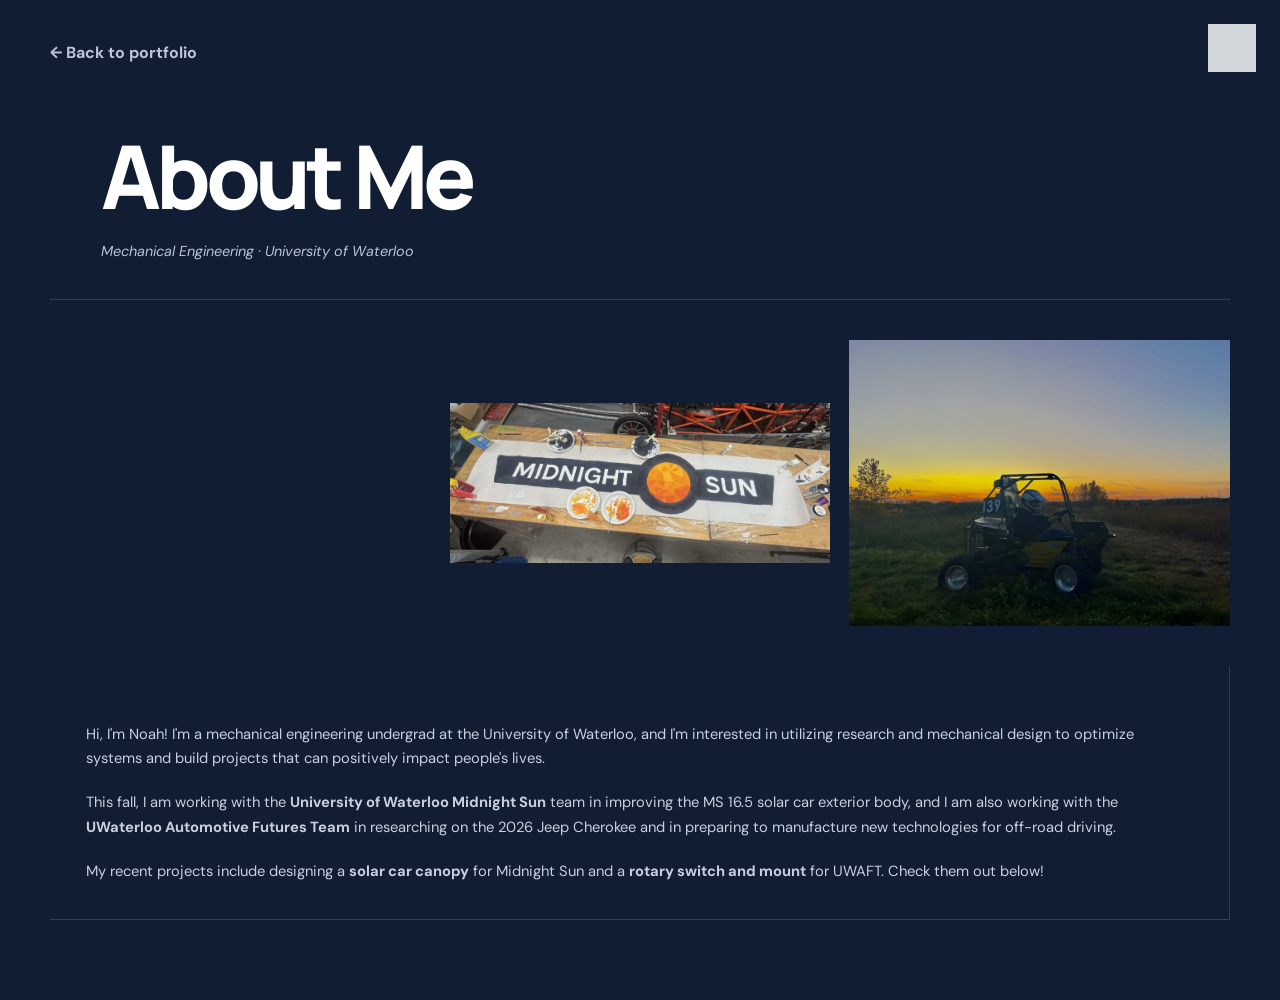
<file: about.html>
<!doctype html>
<html lang="en">
<head>
  <meta charset="utf-8">
  <meta name="viewport" content="width=device-width, initial-scale=1">
  <title>About Me | Noah Mok</title>
  <link rel="preconnect" href="https://fonts.googleapis.com">
  <link rel="preconnect" href="https://fonts.gstatic.com" crossorigin>
  <link href="https://fonts.googleapis.com/css2?family=DM+Sans:wght@400;500;600;700&family=Manrope:wght@600;700;800&display=swap" rel="stylesheet">
  <script>(function(){var t=null;try{t=localStorage.getItem("theme")}catch(e){}document.documentElement.setAttribute("data-theme",t||"light")})();</script>
  <link rel="stylesheet" href="style.css">
  <script src="script.js" defer></script>
</head>
<body>
  <button type="button" id="theme-toggle" class="theme-toggle" aria-label="Switch to dark mode" aria-pressed="false"><span aria-hidden="true">◐</span></button>
  <main class="project-page">
    <a class="back-link" href="index.html">← Back to portfolio</a>
    <article class="project-article">
      <header class="project-header">
        <h1>About Me</h1>
        <p class="institution">Mechanical Engineering · University of Waterloo</p>
      </header>

      <section class="about-media" aria-label="About Me media">
        <video autoplay muted loop playsinline preload="auto" aria-label="Midnight Sun timelapse">
          <source src="assets/midnight-sun-timelapse.mp4" type="video/mp4">
          <source src="assets/midnight-sun-timelapse.mov" type="video/quicktime">
        </video>
        <img src="assets/midnight-sun.png" alt="Midnight Sun team banner project">
        <img src="assets/baja.png" alt="Baja vehicle at sunset">
      </section>

      <section class="project-details" style="margin-top: 2.5rem;">
        <div class="detail-block about-bio">
          <p>Hi, I'm Noah! I'm a mechanical engineering undergrad at the University of Waterloo, and I'm interested in utilizing research and mechanical design to optimize systems and build projects that can positively impact people's lives.</p>
          <p>This fall, I am working with the <strong>University of Waterloo Midnight Sun</strong> team in improving the MS 16.5 solar car exterior body, and I am also working with the <strong>UWaterloo Automotive Futures Team</strong> in researching on the 2026 Jeep Cherokee and in preparing to manufacture new technologies for off-road driving.</p>
          <p>My recent projects include designing a <strong>solar car canopy</strong> for Midnight Sun and a <strong>rotary switch and mount</strong> for UWAFT. Check them out below!</p>
        </div>
      </section>

    </article>
  </main>
</body>
</html>
</file>
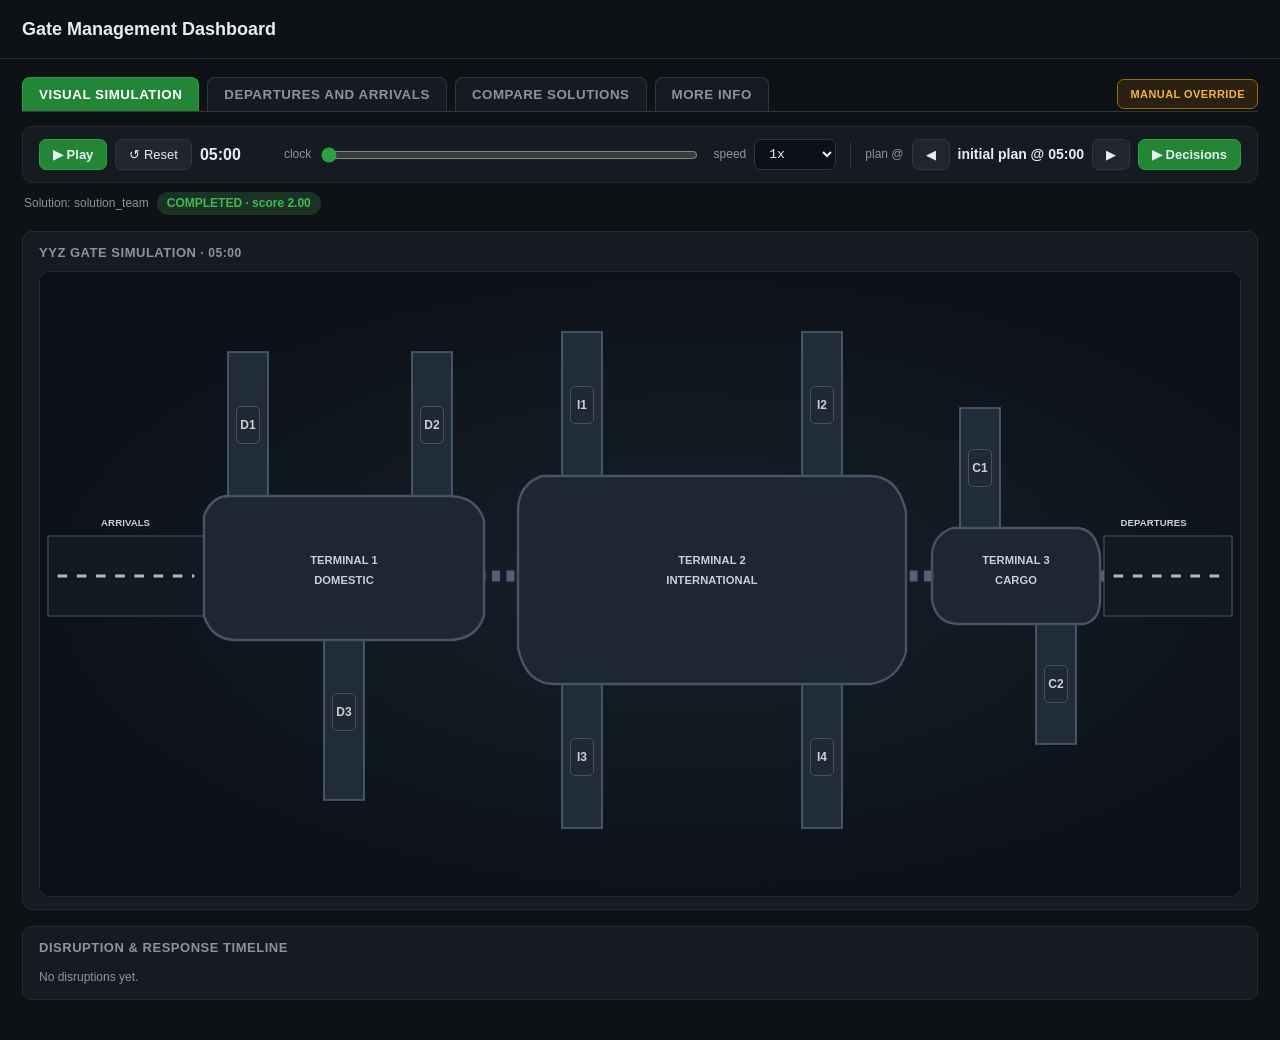
<file: assets/gatewise-demo.html>
<!DOCTYPE html>
<html lang="en">
<head>
<meta charset="utf-8">
<meta name="viewport" content="width=device-width, initial-scale=1">
<title>Gate Management Dashboard</title>
<style>
  :root { --labelw: 168px; --ruler: 30px; }
  * { box-sizing: border-box; }
  body { margin: 0; background: #0e1116; color: #e6edf3;
         font: 14px/1.45 -apple-system, Segoe UI, Roboto, Helvetica, Arial, sans-serif; }
  header { position: sticky; top: 0; z-index: 1000; background: #0e1116;
           padding: 16px 22px; border-bottom: 1px solid #232a33;
           display: flex; align-items: baseline; gap: 16px; flex-wrap: wrap; }
  header h1 { font-size: 18px; margin: 0; font-weight: 650; }
  header .sub { color: #8b949e; font-size: 13px; }
  .badge { padding: 3px 10px; border-radius: 999px; font-size: 12px; font-weight: 700; }
  .badge.ok { background: #1a3326; color: #3fb950; }
  .badge.fail { background: #3a1d22; color: #f85149; }
  .badge.manual { background: #3a2a12; color: #f0b34a; }
  .wrap { padding: 18px 22px 40px; }
  .toolbar { display: flex; align-items: center; gap: 14px; flex-wrap: wrap;
             background: #161b22; border: 1px solid #232a33; border-radius: 10px;
             padding: 12px 16px; margin-bottom: 16px; }
  .toolbar button { background: #21262d; color: #e6edf3; border: 1px solid #30363d;
                    border-radius: 7px; padding: 7px 13px; cursor: pointer; font-size: 13px; }
  .toolbar button:hover { background: #2b333c; }
  .toolbar button:disabled { opacity: .5; cursor: default; }
  .toolbar button.primary { background: #238636; border-color: #2ea043; font-weight: 650; }
  .toolbar select, .toolbar input[type=text] {
    background: #0d1117; color: #e6edf3; border: 1px solid #30363d; border-radius: 7px;
    padding: 6px 10px; font-size: 13px; font-family: ui-monospace, Consolas, monospace;
  }
  .toolbar .group { display: flex; align-items: center; gap: 8px; }
  .toolbar .sep { width: 1px; height: 26px; background: #30363d; }
  .clock { font-variant-numeric: tabular-nums; font-weight: 700; font-size: 16px; min-width: 70px; }
  .muted { color: #8b949e; font-size: 12px; }
  input[type=range] { accent-color: #2ea043; }

  .runbar { display: flex; align-items: center; gap: 14px; flex-wrap: wrap;
            background: #161b22; border: 1px solid #2ea043; border-radius: 10px;
            padding: 12px 16px; margin-bottom: 16px; }
  .tabs { display: flex; flex-wrap: wrap; align-items: flex-end; gap: 8px; margin: 0 0 14px; border-bottom: 1px solid #30363d; }
  .tab-button { border: 1px solid #30363d; border-bottom: 0; border-radius: 8px 8px 0 0;
                padding: 9px 16px; background: #161b22; color: #8b949e; font-weight: 700;
                letter-spacing: .04em; cursor: pointer; }
  .tab-button.active { background: #238636; border-color: #2ea043; color: #fff; }
  .manual-override-button { margin-left: auto; align-self: center; padding: 8px 12px;
                            border: 1px solid #9e6a03; border-radius: 7px; background: #2b2111;
                            color: #f0b34a; font-size: 11px; font-weight: 800; letter-spacing: .04em; cursor: pointer; }
  .manual-override-button:hover, .manual-override-button.active { background: #5a3b0b; color: #fff; }
  .manual-override-button:disabled { opacity: .45; cursor: not-allowed; }
  .tab-pane { display: none; }
  .tab-pane.active { display: block; }
  .flight-boards { display: grid; grid-template-columns: repeat(auto-fit, minmax(350px, 1fr)); gap: 16px; }
  .flight-board { overflow: hidden; background: #0d1117; border: 1px solid #30363d; border-radius: 9px; }
  .flight-board h2 { margin: 0; padding: 12px 14px; background: #1b2530; color: #e6edf3;
                     font-size: 16px; letter-spacing: .07em; }
  .flight-board table { width: 100%; border-collapse: collapse; font-variant-numeric: tabular-nums; }
  .flight-board th { padding: 8px 10px; color: #8b949e; text-align: left; font-size: 10px;
                     letter-spacing: .06em; border-bottom: 1px solid #30363d; }
  .flight-board td { padding: 9px 10px; border-bottom: 1px solid #1b222b; white-space: nowrap; }
  .flight-board tr:last-child td { border-bottom: 0; }
  .flight-board .board-time { color: #e6edf3; font-weight: 750; font-size: 15px; }
  .flight-board .board-flight { font-weight: 750; }
  .flight-board .board-status { font-size: 11px; font-weight: 750; }
  .flight-board .on-time { color: #3fb950; }
  .flight-board .landed { color: #58a6ff; }
  .flight-board .departed { color: #a371f7; }
  .flight-board .delayed, .flight-board .gate-changed, .flight-board .diverted { color: #f0883e; }
  .flight-board .cancelled { color: #f85149; }
  .flight-board .board-empty { color: #8b949e; text-align: center; padding: 18px; }
  .compare-caption { display: flex; justify-content: space-between; gap: 10px; flex-wrap: wrap;
                     margin: 12px 0; color: #8b949e; font-size: 12px; }
  .solution-score-strip { display: flex; align-items: center; flex-wrap: wrap; gap: 8px;
                          margin: -7px 2px 14px; color: #8b949e; font-size: 12px; }
  .compare-completions { display: flex; flex-wrap: wrap; gap: 10px; margin: 0 0 14px; }
  .compare-completion { display: inline-flex; align-items: center; gap: 8px; padding: 7px 10px;
                        background: #161b22; border: 1px solid #30363d; border-radius: 8px; }
  .compare-timelines { display: grid; grid-template-columns: repeat(2, minmax(0, 1fr)); gap: 14px; }
  .compare-timeline-pane { min-width: 0; background: #0d1117; border: 1px solid #30363d; border-radius: 9px; overflow: hidden; }
  .compare-timeline-pane h4 { margin: 0; padding: 10px 12px; background: #1b2530; color: #e6edf3; font-size: 13px; }
  .compare-timeline-scroll { overflow-x: auto; }
  .compare-timeline-chart { position: relative; min-width: 680px; padding-bottom: 5px; }
  .compare-time-ruler, .compare-timeline-row { display: grid; grid-template-columns: 72px minmax(0, 1fr); }
  .compare-time-ruler { height: 30px; border-bottom: 1px solid #30363d; }
  .compare-time-label { position: absolute; top: 8px; transform: translateX(-50%); color: #8b949e; font-size: 9px; white-space: nowrap; }
  .compare-time-label:first-child { transform: none; }
  .compare-timeline-row { min-height: 30px; }
  .compare-timeline-gate { display: flex; align-items: center; padding-left: 8px; color: #8b949e; font-size: 10px; border-bottom: 1px solid #1b222b; }
  .compare-timeline-track { position: relative; min-width: 0; min-height: 30px; border-bottom: 1px solid #1b222b; }
  .compare-time-gridline { position: absolute; top: 0; bottom: 0; width: 1px; background: #26313c; pointer-events: none; }
  .compare-time-gridline.major { background: #364453; }
  .compare-timeline-bar { position: absolute; top: 5px; height: 19px; box-sizing: border-box; overflow: hidden; white-space: nowrap;
                          border-radius: 3px; padding: 2px 3px; color: #0d1117; font-size: 9px; font-weight: 750; }
  .compare-timeline-bar.compare-bar-different { outline: 2px solid #f0883e; z-index: 2; }
  .compare-playhead { position: absolute; top: 30px; bottom: 5px; width: 2px; background: #f85149; z-index: 3; pointer-events: none; }
  @media (max-width: 950px) { .compare-timelines { grid-template-columns: 1fr; } }
  .runbar label { font-size: 12px; color: #8b949e; font-weight: 650; text-transform: uppercase; letter-spacing: .04em; }
  .errorBox { display: none; background: #2a1216; border: 1px solid #f85149; color: #ffb4ad;
              border-radius: 8px; padding: 10px 14px; margin-bottom: 16px; font-size: 13px;
              font-family: ui-monospace, Consolas, monospace; white-space: pre-wrap; }

  .chart { position: relative; background: #0d1117; border: 1px solid #232a33;
           border-radius: 10px; padding: 0 0 8px; overflow: hidden; min-height: 80px; }
  .placeholder { padding: 30px; text-align: center; color: #6e7681; }
  .ruler { display: flex; height: var(--ruler); border-bottom: 1px solid #232a33; position: relative; }
  .ruler .spacer { width: var(--labelw); flex: 0 0 var(--labelw); }
  .ruler .track { flex: 1; position: relative; }
  .ruler .hr { position: absolute; top: 0; bottom: 0; transform: translateX(-50%);
               font-size: 11px; color: #6e7681; padding-top: 8px; }
  .row { display: flex; height: 38px; border-bottom: 1px solid #161b22; }
  .row .label { width: var(--labelw); flex: 0 0 var(--labelw); display: flex; align-items: center;
                gap: 8px; padding: 0 10px; border-right: 1px solid #232a33; border-left: 4px solid transparent; }
  .row .label .gid { font-weight: 700; }
  .row .label .chip { font-size: 10px; font-weight: 700; padding: 1px 6px; border-radius: 4px; }
  .row .label .status { margin-left: auto; font-size: 11px; color: #6e7681; white-space: nowrap; }
  .row.inuse { background: #11161d; }
  .row.down  { background: #1c1416; }
  .track { flex: 1; position: relative; }
  .bar { position: absolute; top: 6px; height: 26px; border-radius: 5px; overflow: hidden;
         display: flex; align-items: center; justify-content: center; font-size: 11px; font-weight: 650;
         color: #0d1117; white-space: nowrap; box-shadow: inset 0 0 0 1px rgba(0,0,0,.25); }
  .bar.live { outline: 2px solid #fff; outline-offset: -1px; }
  .outage { position: absolute; top: 4px; height: 30px; border-radius: 5px;
            background: repeating-linear-gradient(45deg, #5a1d22, #5a1d22 6px, #7a262d 6px, #7a262d 12px);
            border: 1px solid #f85149; color: #ffb4ad; font-size: 10px; font-weight: 700;
            display: flex; align-items: center; justify-content: center; }

  .overlay { position: absolute; left: 0; right: 0; top: var(--ruler); bottom: 8px; pointer-events: none; }
  .grid { position: absolute; top: 0; bottom: 0; width: 1px; background: #1b222b; }
  .playhead { position: absolute; top: 0; bottom: 0; width: 2px; background: #58a6ff;
              box-shadow: 0 0 8px #58a6ff; }

  .panels { display: grid; grid-template-columns: repeat(auto-fit, minmax(280px, 1fr)); gap: 16px; margin-top: 16px; }
  .panel { background: #161b22; border: 1px solid #232a33; border-radius: 10px; padding: 12px 16px; }
  .panel h3 { margin: 0 0 8px; font-size: 13px; color: #8b949e; font-weight: 650; text-transform: uppercase; letter-spacing: .04em; }
  .log { font-family: ui-monospace, Consolas, monospace; font-size: 12px; white-space: pre-wrap; color: #c9d1d9; }
  .log .o { color: #f0883e; } .log .a { color: #3fb950; } .log .r { color: #58a6ff; }
  .log .c { color: #f85149; } .log .u { color: #8b949e; }
  .kv { display: flex; justify-content: space-between; padding: 3px 0; border-bottom: 1px solid #1b222b; }
  .scroll { max-height: 260px; overflow: auto; }
  .count { font-size: 11px; color: #8b949e; font-weight: 600; margin-bottom: 6px; }
  .qrow { display: flex; align-items: center; gap: 8px; padding: 4px 0; border-bottom: 1px solid #1b222b; font-size: 12px; }
  .fchip { color: #0d1117; font-weight: 700; border-radius: 4px; padding: 1px 7px; min-width: 46px; text-align: center; }
  .qcat { font-size: 10px; font-weight: 700; width: 36px; }
  .qarrow { font-weight: 600; flex: 1; }
  .qarrow.a { color: #3fb950; } .qarrow.r { color: #58a6ff; } .qarrow.u { color: #6e7681; }
  .qgate { font-weight: 700; padding: 1px 8px; border-radius: 4px; background: #21262d; }

  .banner { background: #161b22; border: 1px solid #30363d; border-left: 4px solid #f0883e;
            border-radius: 8px; padding: 10px 14px; margin-bottom: 12px; font-size: 13px;
            display: flex; gap: 16px; flex-wrap: wrap; align-items: center; }
  .banner .ev { font-weight: 650; }
  .banner .ev.o { color: #f0883e; } .banner .ev.r { color: #58a6ff; } .banner .ev.c { color: #f85149; }
  @keyframes pulse { 0%,100% { box-shadow: 0 0 0 0 rgba(88,166,255,.85); } 50% { box-shadow: 0 0 0 5px rgba(88,166,255,0); } }
  .bar.moved { outline: 2px solid #58a6ff; outline-offset: -1px; animation: pulse 1.4s infinite; z-index: 3; }
  .bar.ghost { opacity: .4; background: #30363d !important; border: 1px dashed #8b949e; color: #8b949e; z-index: 1; }
  .bar.emergency { box-shadow: inset 0 0 0 2px #f85149, 0 0 7px rgba(248,81,73,.55); font-weight: 800; }
  .sim-shell { overflow-x: auto; border: 1px solid #232a33; border-radius: 10px; background: #0d1117; }
  .sim-map { position: relative; min-width: 1200px; height: auto; min-height: 624px;
             aspect-ratio: 1500 / 780; overflow: hidden;
             background: radial-gradient(ellipse at 54% 50%, #15202a 0, #0d1117 76%); }
  .airport-footprint { position: absolute; inset: 0; width: 100%; height: 100%; }
  .airport-footprint .building { fill: #1c2732; stroke: #465566; stroke-width: 3; }
  .airport-footprint .pier { fill: #202d39; stroke: #526274; stroke-width: 2; }
  .airport-footprint .apron { fill: #111a22; stroke: #354250; stroke-width: 2; }
  .airport-footprint .taxi { fill: none; stroke: #526274; stroke-width: 14; stroke-dasharray: 10 8; }
  .airport-footprint .runway-center { fill: none; stroke: #d7dee6; stroke-width: 4; stroke-dasharray: 12 12; opacity: .8; }
  .airport-footprint text { fill: #aab6c2; font: 600 12px -apple-system,Segoe UI,Roboto,Arial,sans-serif; letter-spacing: .1px; }
  .airport-footprint .terminal-label { fill: #c9d1d9; font-size: 14px; font-weight: 650; }
  .airport-footprint .small-label { fill: #8b949e; font-size: 10px; letter-spacing: .1px; }
  .airport-footprint .runway-label { fill: #c9d1d9; font-size: 12px; font-weight: 700; letter-spacing: .1px; }
  .airport-footprint .terminal-label, .airport-footprint .runway-label { text-anchor: middle; }
  .sim-gate { position: absolute; transform: translate(-50%,-50%) rotate(90deg); width: 38px; height: 24px;
              border: 1px solid #44515f; border-radius: 5px; background: #202833; color: #c9d1d9;
              display: grid; place-items: center; font: 650 12px -apple-system,Segoe UI,Roboto,Arial,sans-serif; }
  .sim-gate-label { transform: rotate(-90deg); white-space: nowrap; }
  .sim-gate.occupied { border-color: #f0f6fc; box-shadow: 0 0 8px rgba(240,246,252,.35); }
  .sim-gate.down { border-color: #f85149; color: #ffb4ad; background: #35191d; }
  .sim-gate.manual-available { border-color: #3fb950; background: #173522; color: #b7f0c2; cursor: copy;
                               box-shadow: 0 0 10px rgba(63,185,80,.5); }
  .sim-gate.manual-current { border-color: #58a6ff; background: #172f49; color: #d2e7ff; }
  .sim-gate.manual-blocked { opacity: .55; }
  .sim-gate.manual-drop-target { outline: 3px solid #fff; outline-offset: 3px; }
  .sim-plane { position: absolute; z-index: 5; transform: translate(-50%,-50%); min-width: 78px;
               display: flex; flex-direction: column; align-items: center; pointer-events: auto;
               transition: left .22s linear, top .22s linear; }
  .sim-plane.manual-draggable { cursor: grab; }
  .sim-plane.manual-draggable:active { cursor: grabbing; }
  .sim-plane.manual-dragging { opacity: .4; }
  .manual-override-notice { margin: 0 0 14px; padding: 10px 13px; border: 1px solid #9e6a03;
                            border-left: 4px solid #f0b34a; border-radius: 8px; background: #241d12;
                            color: #f0d9a5; font-size: 12px; }
  .manual-override-notice strong { color: #f0b34a; }
  .manual-override-feedback { display: block; margin-top: 4px; color: #c9d1d9; }
  .sim-plane-label { max-width: 170px; margin-bottom: 3px; padding: 2px 6px; border-radius: 4px;
                     background: #0d1117; color: #e6edf3; border: 1px solid #303a46;
                     font: 650 11px -apple-system,Segoe UI,Roboto,Arial,sans-serif; white-space: nowrap; }
  .sim-plane-svg { display: block; height: 40px; overflow: visible; transform-origin: 50% 50%;
                   transition: transform .3s linear; filter: drop-shadow(0 3px 3px rgba(0,0,0,.55)); }
  .sim-plane-shape { stroke: rgba(255,255,255,.9); stroke-width: 2; stroke-linejoin: round; }
  .sim-plane-highlight { fill: none; stroke: rgba(255,255,255,.58); stroke-width: 2; stroke-linecap: round; }
  .sim-plane-priority { position: absolute; right: -4px; top: -8px; padding: 0 4px; border-radius: 8px;
                        background: #f85149; color: white; font-size: 9px; font-weight: 800; }
  .sim-plane.bridge .sim-plane-svg { filter: drop-shadow(0 0 4px #58a6ff) drop-shadow(0 3px 3px rgba(0,0,0,.55)); }
  .sim-plane-detail { color: #c9d1d9; background: rgba(13,17,23,.88); border-radius: 4px;
                      padding: 2px 5px; margin-top: 3px; font: 10px -apple-system,Segoe UI,Roboto,Arial,sans-serif; white-space: nowrap; }
  @media (max-width: 600px) { .sim-map { min-height: 624px; } }
  .legend { display: flex; gap: 18px; flex-wrap: wrap; margin-top: 14px; color: #8b949e; font-size: 12px; align-items: center; }
  .legend .sw { display: inline-block; width: 14px; height: 14px; border-radius: 3px; vertical-align: -2px; margin-right: 5px; }
  .dis-entry { padding: 6px 0; border-bottom: 1px solid #1b222b; }
  .dis-entry .dis-time { color: #8b949e; font-size: 11px; font-weight: 700; text-transform: uppercase; letter-spacing: .05em; margin-bottom: 2px; }
  .dis-entry .dis-line { display: flex; flex-wrap: wrap; align-items: baseline; gap: 4px 8px;
                         font-size: 13px; padding: 5px 0; color: #c9d1d9; }
  .dis-entry .dis-kind { font-weight: 750; letter-spacing: .02em; }
  .dis-entry .dis-line.disruption .dis-kind { color: #f0883e; }
  .dis-entry .dis-line.solution .dis-kind { color: #58a6ff; }
  .dis-entry .dis-reason { color: #8b949e; }
  .gate-explanation { margin: 6px 0 10px 18px; padding: 8px 10px; background: #111820;
                      border: 1px solid #30363d; border-radius: 7px; font-size: 12px; }
  .gate-explanation summary { color: #c9d1d9; cursor: pointer; font-weight: 700; }
  .gate-explanation p { margin: 7px 0; color: #8b949e; }
  .gate-candidates { display: grid; gap: 5px; }
  .gate-candidate { padding: 6px 8px; border-left: 3px solid #484f58; background: #0d1117; }
  .gate-candidate.selected { border-left-color: #3fb950; }
  .gate-candidate.blocked { border-left-color: #f85149; color: #f0883e; }
  .gate-candidate strong { color: #e6edf3; }
  .gate-candidate .gate-cost { color: #8b949e; }
</style>
</head>
<body>
<header>
  <h1 id="title">Gate Management Dashboard</h1>
</header>

<div class="wrap">
  <div class="tabs" role="tablist" aria-label="Dashboard sections">
    <button class="tab-button active" id="visualTabButton" role="tab" aria-selected="true" aria-controls="visualTab">VISUAL SIMULATION</button>
    <button class="tab-button" id="boardsTabButton" role="tab" aria-selected="false" aria-controls="boardsTab">DEPARTURES AND ARRIVALS</button>
    <button class="tab-button" id="compareTabButton" role="tab" aria-selected="false" aria-controls="compareTab">COMPARE SOLUTIONS</button>
    <button class="tab-button" id="moreInfoTabButton" role="tab" aria-selected="false" aria-controls="moreInfoTab">MORE INFO</button>
    <button type="button" id="manualOverrideButton" class="manual-override-button" disabled>MANUAL OVERRIDE</button>
  </div>

  <div id="errorBox" class="errorBox"></div>

  <section id="visualTab" class="tab-pane active" role="tabpanel" aria-labelledby="visualTabButton">
  <div id="runbar" class="runbar" style="display:none">
    <div class="group">
      <label>Scenario</label>
      <select id="scenarioSelect" class="scenario-select"></select>
    </div>
    <div class="group">
      <label>Solution</label>
      <select id="solutionSelect" class="solution-select"></select>
    </div>
    <button id="runBtn" class="primary run-button">&#9654; Run</button>
    <span class="muted run-status" id="runStatus"></span>
  </div>

  <div class="toolbar">
    <div class="group">
      <button id="play" class="primary">&#9654; Play</button>
      <button id="reset">&#8634; Reset</button>
      <span class="clock" id="clock">--:--</span>
    </div>
    <div class="group" style="flex:1; min-width:240px;">
      <span class="muted">clock</span>
      <input type="range" id="scrub" min="0" max="1000" value="0" style="flex:1;">
    </div>
    <div class="group">
      <span class="muted">speed</span>
      <select id="speed" class="playback-speed">
        <option value="4">0.1x</option>
        <option value="10">0.25x</option>
        <option value="20">0.5x</option>
        <option value="40" selected>1x</option>
        <option value="80">2x</option>
        <option value="160">4x</option>
      </select>
    </div>
    <div class="sep"></div>
    <div class="group">
      <span class="muted">plan&nbsp;@</span>
      <button id="tprev">&#9664;</button>
      <span class="clock" id="tickLabel" style="font-size:14px; min-width:90px; text-align:center;"></span>
      <button id="tnext">&#9654;</button>
      <button id="playDec" class="primary">&#9654; Decisions</button>
    </div>
  </div>

  <div class="solution-score-strip" data-score-strip>
    <span class="solution-score-name" data-score-name>Solution: —</span>
    <span class="badge" data-score-result>NOT RUN</span>
  </div>

  <div id="manualOverrideNotice" class="manual-override-notice" hidden>
    <strong id="manualOverrideHeading">Manual override.</strong>
    <span id="manualOverrideInstructions">Playback is stopped. Drag an active airplane onto a green available gate.</span>
    <span id="manualOverrideFeedback" class="manual-override-feedback" role="status" aria-live="polite"></span>
  </div>

  <div class="panel" style="margin-top:16px">
    <h3>YYZ gate simulation <span class="muted" id="simTime"></span></h3>
    <div class="sim-shell"><div class="sim-map" id="simMap"></div></div>
  </div>

  <div class="panel" style="margin-top:16px">
    <h3>Disruption &amp; response timeline</h3>
    <div class="scroll" id="disruptionLog" style="max-height: 260px"></div>
  </div>
  </section>

  <section id="moreInfoTab" class="tab-pane" role="tabpanel" aria-labelledby="moreInfoTabButton">
  <div id="runbarMore" class="runbar" style="display:none">
    <div class="group">
      <label>Scenario</label>
      <select id="scenarioSelectMore" class="scenario-select"></select>
    </div>
    <div class="group">
      <label>Solution</label>
      <select id="solutionSelectMore" class="solution-select"></select>
    </div>
    <button id="runBtnMore" class="primary run-button">&#9654; Run</button>
    <span class="muted run-status" id="runStatusMore"></span>
  </div>

  <div class="toolbar">
    <div class="group">
      <button id="playMore" class="primary">&#9654; Play</button>
      <button id="resetMore">&#8634; Reset</button>
      <span class="clock" id="clockMore">--:--</span>
    </div>
    <div class="group" style="flex:1; min-width:240px;">
      <span class="muted">clock</span>
      <input type="range" id="scrubMore" min="0" max="1000" value="0" style="flex:1;">
    </div>
    <div class="group">
      <span class="muted">speed</span>
      <select id="speedMore" class="playback-speed">
        <option value="4">0.1x</option><option value="10">0.25x</option>
        <option value="20">0.5x</option><option value="40" selected>1x</option>
        <option value="80">2x</option><option value="160">4x</option>
      </select>
    </div>
    <div class="sep"></div>
    <div class="group">
      <span class="muted">plan&nbsp;@</span>
      <button id="tprevMore">&#9664;</button>
      <span class="clock" id="tickLabelMore" style="font-size:14px; min-width:90px; text-align:center;"></span>
      <button id="tnextMore">&#9654;</button>
      <button id="playDecMore" class="primary">&#9654; Decisions</button>
    </div>
  </div>

  <div class="solution-score-strip" data-score-strip>
    <span class="solution-score-name" data-score-name>Solution: —</span>
    <span class="badge" data-score-result>NOT RUN</span>
  </div>

  <div id="banner" class="banner" style="display:none"></div>
  <div class="chart" id="chart"><div class="placeholder" id="chartPlaceholder">Pick a scenario and press Run.</div></div>
  <div class="legend" id="legend"></div>

  <div class="panel" style="margin-top:16px">
    <h3>Gate Choice <span class="muted" id="gateExplanationTick"></span></h3>
    <div class="scroll" id="gateExplanations" style="max-height: 320px"></div>
  </div>

  <div class="panels">
    <div class="panel">
      <h3>Flight queue @ <span id="tickLabel3"></span></h3>
      <div class="scroll" id="queue"></div>
    </div>
    <div class="panel">
      <h3>Events at plan tick <span id="tickLabel2"></span></h3>
      <div class="log scroll" id="log"></div>
    </div>
    <div class="panel">
      <h3>Gate status at <span id="clock2">--:--</span></h3>
      <div class="scroll" id="status"></div>
    </div>
  </div>
  </section>

  <section id="boardsTab" class="tab-pane" role="tabpanel" aria-labelledby="boardsTabButton">
  <div id="runbarBoards" class="runbar" style="display:none">
    <div class="group">
      <label>Scenario</label>
      <select id="scenarioSelectBoards" class="scenario-select"></select>
    </div>
    <div class="group">
      <label>Solution</label>
      <select id="solutionSelectBoards" class="solution-select"></select>
    </div>
    <button id="runBtnBoards" class="primary run-button">&#9654; Run</button>
    <span class="muted run-status" id="runStatusBoards"></span>
  </div>

  <div class="toolbar">
    <div class="group">
      <button id="playBoards" class="primary">&#9654; Play</button>
      <button id="resetBoards">&#8634; Reset</button>
      <span class="clock" id="clockBoards">--:--</span>
    </div>
    <div class="group" style="flex:1; min-width:240px;">
      <span class="muted">clock</span>
      <input type="range" id="scrubBoards" min="0" max="1000" value="0" style="flex:1;">
    </div>
    <div class="group">
      <span class="muted">speed</span>
      <select id="speedBoards" class="playback-speed">
        <option value="4">0.1x</option><option value="10">0.25x</option>
        <option value="20">0.5x</option><option value="40" selected>1x</option>
        <option value="80">2x</option><option value="160">4x</option>
      </select>
    </div>
    <div class="sep"></div>
    <div class="group">
      <span class="muted">plan&nbsp;@</span>
      <button id="tprevBoards">&#9664;</button>
      <span class="clock" id="tickLabelBoards" style="font-size:14px; min-width:90px; text-align:center;"></span>
      <button id="tnextBoards">&#9654;</button>
      <button id="playDecBoards" class="primary">&#9654; Decisions</button>
    </div>
  </div>

  <div class="solution-score-strip" data-score-strip>
    <span class="solution-score-name" data-score-name>Solution: —</span>
    <span class="badge" data-score-result>NOT RUN</span>
  </div>

  <div class="flight-boards">
    <div class="flight-board" aria-labelledby="arrivalsBoardTitle">
      <h2 id="arrivalsBoardTitle">ARRIVALS</h2>
      <table><thead><tr><th>TIME</th><th>FLIGHT</th><th>FROM</th><th>GATE</th><th>STATUS</th></tr></thead>
        <tbody id="arrivalsBoard"></tbody></table>
    </div>
    <div class="flight-board" aria-labelledby="departuresBoardTitle">
      <h2 id="departuresBoardTitle">DEPARTURES</h2>
      <table><thead><tr><th>TIME</th><th>FLIGHT</th><th>TO</th><th>GATE</th><th>STATUS</th></tr></thead>
        <tbody id="departuresBoard"></tbody></table>
    </div>
  </div>
  </section>

  <section id="compareTab" class="tab-pane" role="tabpanel" aria-labelledby="compareTabButton">
  <div id="runbarCompare" class="runbar" style="display:none">
    <div class="group">
      <label>Scenario</label>
      <select id="scenarioSelectCompare" class="scenario-select"></select>
    </div>
    <div class="group">
      <label>Solution A</label>
      <select id="solutionSelectCompareA" class="compare-solution compare-solution-a"></select>
    </div>
    <div class="group">
      <label>Solution B</label>
      <select id="solutionSelectCompareB" class="compare-solution compare-solution-b"></select>
    </div>
    <button id="compareBtn" class="primary">Compare</button>
    <span class="muted" id="compareStatus"></span>
  </div>

  <div class="toolbar">
    <div class="group">
      <button id="playCompare" class="primary">&#9654; Play</button>
      <button id="resetCompare">&#8634; Reset</button>
      <span class="clock" id="clockCompare">--:--</span>
    </div>
    <div class="group" style="flex:1; min-width:240px;">
      <span class="muted">clock</span>
      <input type="range" id="scrubCompare" min="0" max="1000" value="0" style="flex:1;">
    </div>
    <div class="group">
      <span class="muted">speed</span>
      <select id="speedCompare" class="playback-speed">
        <option value="4">0.1x</option><option value="10">0.25x</option>
        <option value="20">0.5x</option><option value="40" selected>1x</option>
        <option value="80">2x</option><option value="160">4x</option>
      </select>
    </div>
    <div class="sep"></div>
    <div class="group">
      <span class="muted">plan&nbsp;@</span>
      <button id="tprevCompare">&#9664;</button>
      <span class="clock" id="tickLabelCompare" style="font-size:14px; min-width:90px; text-align:center;"></span>
      <button id="tnextCompare">&#9654;</button>
      <button id="playDecCompare" class="primary">&#9654; Decisions</button>
    </div>
  </div>

  <div class="compare-completions" aria-live="polite">
    <div class="compare-completion"><span class="muted" id="compareSolutionLabelA">Solution A</span>
      <span class="badge" id="compareCompletionA">NOT RUN</span></div>
    <div class="compare-completion"><span class="muted" id="compareSolutionLabelB">Solution B</span>
      <span class="badge" id="compareCompletionB">NOT RUN</span></div>
  </div>

  <div class="panel">
    <h3>Gate assignment comparison</h3>
    <div class="compare-timelines">
      <div class="compare-timeline-pane">
        <h4 id="compareTimelineHeadingA">SOLUTION A</h4>
        <div class="compare-timeline-scroll"><div id="compareTimelineA"></div></div>
      </div>
      <div class="compare-timeline-pane">
        <h4 id="compareTimelineHeadingB">SOLUTION B</h4>
        <div class="compare-timeline-scroll"><div id="compareTimelineB"></div></div>
      </div>
    </div>
    <div class="compare-caption">
      <span id="compareClock">Choose two solutions and run the comparison.</span>
      <span id="compareSummary"></span>
    </div>
  </div>
  </section>
</div>

<script>
const MODE = {"server": false, "trace": {"scenario": "flight_data\\gate_outage.json", "solution": "solution_team", "gates": [{"id": "C1", "type": 0, "type_name": "cargo", "max_wingspan": 65, "jetbridge": 0, "dist": -1}, {"id": "C2", "type": 0, "type_name": "cargo", "max_wingspan": 80, "jetbridge": 0, "dist": -1}, {"id": "D1", "type": 1, "type_name": "domestic", "max_wingspan": 52, "jetbridge": 1, "dist": 150}, {"id": "D2", "type": 1, "type_name": "domestic", "max_wingspan": 52, "jetbridge": 1, "dist": 200}, {"id": "D3", "type": 1, "type_name": "domestic", "max_wingspan": 45, "jetbridge": 0, "dist": 250}, {"id": "I1", "type": 2, "type_name": "international", "max_wingspan": 65, "jetbridge": 1, "dist": 100}, {"id": "I2", "type": 2, "type_name": "international", "max_wingspan": 65, "jetbridge": 1, "dist": 180}, {"id": "I3", "type": 2, "type_name": "international", "max_wingspan": 60, "jetbridge": 0, "dist": 300}, {"id": "I4", "type": 2, "type_name": "international", "max_wingspan": 80, "jetbridge": 1, "dist": 120}], "ticks": [{"time": 300, "time_label": "05:00", "log": ["--- t=05:00 | 1 message(s) ---", "  [ASSIGN] AC-401-2025-06-15 -> D1  [11:00, 13:00]"], "plan": {"D1": [{"flight_id": "AC-401-2025-06-15", "intervals": [[660, 780]], "category": 1, "diversion": false, "wingspan": 36.0, "jetbridge_required": false, "aircraft_types": ["321"]}]}, "outages": {}, "queue": [{"flight_id": "AC-401-2025-06-15", "category": 1, "start": 660}], "decisions": {"assignments": [["AC-401-2025-06-15", "D1"]], "reassignments": [], "gate_explanations": [{"flight_id": "AC-401-2025-06-15", "decision_type": "assignment", "gate_id": "D1", "selected_rank": 1, "safe_gate_count": 7, "candidates": [{"gate_id": "D1", "safe": true, "reasons": [], "costs": {"walking_distance": 1.5, "domestic_at_international_gate": 0.0, "gate_move": 0.0}, "score": 1.5, "selected": true}, {"gate_id": "D2", "safe": true, "reasons": [], "costs": {"walking_distance": 2.0, "domestic_at_international_gate": 0.0, "gate_move": 0.0}, "score": 2.0, "selected": false}, {"gate_id": "D3", "safe": true, "reasons": [], "costs": {"walking_distance": 2.5, "domestic_at_international_gate": 0.0, "gate_move": 0.0}, "score": 2.5, "selected": false}, {"gate_id": "I1", "safe": true, "reasons": [], "costs": {"walking_distance": 1.0, "domestic_at_international_gate": 5.0, "gate_move": 0.0}, "score": 6.0, "selected": false}, {"gate_id": "I4", "safe": true, "reasons": [], "costs": {"walking_distance": 1.2, "domestic_at_international_gate": 5.0, "gate_move": 0.0}, "score": 6.2, "selected": false}, {"gate_id": "I2", "safe": true, "reasons": [], "costs": {"walking_distance": 1.8, "domestic_at_international_gate": 5.0, "gate_move": 0.0}, "score": 6.8, "selected": false}, {"gate_id": "I3", "safe": true, "reasons": [], "costs": {"walking_distance": 3.0, "domestic_at_international_gate": 5.0, "gate_move": 0.0}, "score": 8.0, "selected": false}, {"gate_id": "C1", "safe": false, "reasons": ["domestic passenger flights cannot use cargo gates"], "costs": {"walking_distance": 0.0, "domestic_at_international_gate": 0.0, "gate_move": 0.0}, "score": 0.0, "selected": false}, {"gate_id": "C2", "safe": false, "reasons": ["domestic passenger flights cannot use cargo gates"], "costs": {"walking_distance": 0.0, "domestic_at_international_gate": 0.0, "gate_move": 0.0}, "score": 0.0, "selected": false}]}]}, "events": [], "flights": {"AC-401-2025-06-15": {"cancelled": false, "diversion": false, "reason": null, "legs": [{"departure_station": "YUL", "arrival_station": "YYZ", "departure_time": "09:00", "arrival_time": "11:00", "departure_minute": 540, "arrival_minute": 660, "aircraft_type": "321", "cancelled": false}, {"departure_station": "YYZ", "arrival_station": "YUL", "departure_time": "13:00", "arrival_time": "15:00", "departure_minute": 780, "arrival_minute": 900, "aircraft_type": "321", "cancelled": false}]}}}, {"time": 540, "time_label": "09:00", "log": ["--- t=09:00 | 1 message(s) ---", "  [OUTAGE] Gate D1 unavailable [10:00, 15:00]", "  [REASSIGN] AC-401-2025-06-15: D1 -> D2  [11:00, 13:00]", "  [UPDATE] AC-401-2025-06-15 @ D2 now [11:00, 13:00] (still valid)"], "plan": {"D2": [{"flight_id": "AC-401-2025-06-15", "intervals": [[660, 780]], "category": 1, "diversion": false, "wingspan": 36.0, "jetbridge_required": false, "aircraft_types": ["321"]}]}, "outages": {"D1": [[600, 900]]}, "queue": [], "decisions": {"assignments": [], "reassignments": [["AC-401-2025-06-15", "D2"]], "gate_explanations": [{"flight_id": "AC-401-2025-06-15", "decision_type": "reassignment", "gate_id": "D2", "selected_rank": 1, "safe_gate_count": 6, "candidates": [{"gate_id": "D2", "safe": true, "reasons": [], "costs": {"walking_distance": 2.0, "domestic_at_international_gate": 0.0, "gate_move": 10.0}, "score": 12.0, "selected": true}, {"gate_id": "D3", "safe": true, "reasons": [], "costs": {"walking_distance": 2.5, "domestic_at_international_gate": 0.0, "gate_move": 10.0}, "score": 12.5, "selected": false}, {"gate_id": "I1", "safe": true, "reasons": [], "costs": {"walking_distance": 1.0, "domestic_at_international_gate": 5.0, "gate_move": 10.0}, "score": 16.0, "selected": false}, {"gate_id": "I4", "safe": true, "reasons": [], "costs": {"walking_distance": 1.2, "domestic_at_international_gate": 5.0, "gate_move": 10.0}, "score": 16.2, "selected": false}, {"gate_id": "I2", "safe": true, "reasons": [], "costs": {"walking_distance": 1.8, "domestic_at_international_gate": 5.0, "gate_move": 10.0}, "score": 16.8, "selected": false}, {"gate_id": "I3", "safe": true, "reasons": [], "costs": {"walking_distance": 3.0, "domestic_at_international_gate": 5.0, "gate_move": 10.0}, "score": 18.0, "selected": false}, {"gate_id": "D1", "safe": false, "reasons": ["overlaps a gate outage"], "costs": {"walking_distance": 1.5, "domestic_at_international_gate": 0.0, "gate_move": 0.0}, "score": 1.5, "selected": false}, {"gate_id": "C1", "safe": false, "reasons": ["domestic passenger flights cannot use cargo gates"], "costs": {"walking_distance": 0.0, "domestic_at_international_gate": 0.0, "gate_move": 10.0}, "score": 10.0, "selected": false}, {"gate_id": "C2", "safe": false, "reasons": ["domestic passenger flights cannot use cargo gates"], "costs": {"walking_distance": 0.0, "domestic_at_international_gate": 0.0, "gate_move": 10.0}, "score": 10.0, "selected": false}]}]}, "events": [{"kind": "DISRUPTION", "subject": "Gate D1 became unavailable.", "reason": "Outage window: 10:00 to 15:00."}, {"kind": "SOLUTION", "flight_id": "AC-401-2025-06-15", "status": "GATE CHANGED", "previous_gate": "D1", "gate_id": "D2", "subject": "Flight AC-401-2025-06-15 was moved from gate D1 to gate D2.", "reason": "A gate outage made gate D1 unavailable."}], "flights": {"AC-401-2025-06-15": {"cancelled": false, "diversion": false, "reason": null, "legs": [{"departure_station": "YUL", "arrival_station": "YYZ", "departure_time": "09:00", "arrival_time": "11:00", "departure_minute": 540, "arrival_minute": 660, "aircraft_type": "321", "cancelled": false}, {"departure_station": "YYZ", "arrival_station": "YUL", "departure_time": "13:00", "arrival_time": "15:00", "departure_minute": 780, "arrival_minute": 900, "aircraft_type": "321", "cancelled": false}]}}}], "time_min": 300, "time_max": 900, "outage_open_end": 10080, "result": {"status": "OK", "score": 2.0, "reason": null, "assigned": 1, "unassigned": [], "breakdown": {"walking_distance_per_m": {"count": 1, "points": 2.0}}}, "scenario_name": "gate_outage"}};
const SERVER_MODE = !!MODE.server;

let TRACE = null;
let TRACE_COMPARE_B = null;
let COMPARE_TICK_A = -1, COMPARE_TICK_B = -1;
let TMIN = 0, TMAX = 1, SPAN = 1, OPEN = Infinity;
const TYPE_COLOR = {0: "#8b949e", 1: "#58a6ff", 2: "#3fb950"};
const TYPE_SHORT = {0: "CARGO", 1: "DOM", 2: "INTL"};
const TYPE_NAME = {0: "Cargo Terminal", 1: "Domestic Terminal", 2: "International Terminal"};
const MOVE_MINUTES = 10;
const DEPARTURE_ROLL_MINUTES = 5;
const DEPARTURE_CLIMB_MINUTES = 3;
const DEPARTURE_TOTAL_MINUTES = MOVE_MINUTES + DEPARTURE_ROLL_MINUTES + DEPARTURE_CLIMB_MINUTES;
const DEPARTURE_RUNWAY_ENTRY = {x:90, y:48.7};
const DEPARTURE_ROLL_END = {x:97.2, y:48.7};
const DEPARTURE_EXIT = {x:101.5, y:43};
let simGatePositions = {};

let planIdx = 0;   // start on the initial plan; press "Decisions" to play the day forward
let clock = 0;
let playing = false;
let raf = null, lastTs = null;
let decTimer = null;
let manualOverrideMode = false, manualPlanInvalidated = false;
let draggedFlightId = null, manualDragTargets = new Map(), activeRunController = null;

function pad(n){ return String(n).padStart(2,"0"); }
function fmt(min){ min = Math.round(min); const d = Math.floor(min/1440), m = ((min%1440)+1440)%1440;
  const s = pad(Math.floor(m/60))+":"+pad(m%60); return d>0 ? s+"+"+d+"d" : s; }
function frac(t){ return (t - TMIN) / SPAN; }
function shortId(fid){ const p = fid.split("-"); return p.length>=2 ? p[0]+" "+p[1] : fid; }
function colorFor(fid){ let h=0; for(const c of fid) h=(h*31 + c.charCodeAt(0))>>>0; return `hsl(${h%360} 62% 58%)`; }
function clampEnd(e){ return e >= OPEN ? TMAX : e; }

// ---- load a trace (fresh page-load, or a new Run) --------------------------
function loadTrace(trace){
  TRACE = trace;
  manualOverrideMode = false; manualPlanInvalidated = false;
  draggedFlightId = null; manualDragTargets.clear();
  COMPARE_TICK_A = -1; COMPARE_TICK_B = -1;
  TMIN = trace.time_min; TMAX = trace.time_max + DEPARTURE_TOTAL_MINUTES; SPAN = Math.max(1, TMAX - TMIN);
  OPEN = trace.outage_open_end;
  planIdx = 0; clock = TMIN; playing = false;
  if(decTimer){ clearInterval(decTimer); decTimer = null; }
  document.getElementById("playDec").innerHTML = "&#9654; Decisions";
  document.getElementById("playDecMore").innerHTML = "&#9654; Decisions";
  document.getElementById("playDecBoards").innerHTML = "&#9654; Decisions";
  document.getElementById("playDecCompare").innerHTML = "&#9654; Decisions";
  document.getElementById("chart").innerHTML = "";
  buildStatic();
  updateManualOverrideUI();
  renderPlan();
  setClockTime(TMIN);
}

function scoreText(result){
  const score = result && result.score;
  return score == null || !Number.isFinite(Number(score)) ? "—" : Number(score).toFixed(2);
}

function renderSingleSolutionScores(){
  for(const strip of document.querySelectorAll("[data-score-strip]")){
    const trace = TRACE;
    const label = strip.querySelector("[data-score-name]");
    const badge = strip.querySelector("[data-score-result]");
    label.textContent = `Solution: ${trace?.solution || "—"}`;
    badge.className = "badge";
    if(!trace){ badge.textContent = "NOT RUN"; continue; }
    const completed = trace.result?.status === "OK";
    badge.textContent = completed
      ? `COMPLETED · score ${scoreText(trace.result)}` : "FAILED";
    badge.classList.add(completed ? "ok" : "fail");
  }
}

// ---- static scaffold (rebuilt for every trace) ------------------------------
function buildStatic(){
  document.getElementById("title").textContent = "Gate Management Dashboard";
  renderSingleSolutionScores();

  const chart = document.getElementById("chart");
  // ruler
  const ruler = document.createElement("div"); ruler.className = "ruler";
  const sp = document.createElement("div"); sp.className = "spacer"; ruler.appendChild(sp);
  const rtrack = document.createElement("div"); rtrack.className = "track";
  for(let h = Math.ceil(TMIN/60)*60; h <= TMAX; h += 60){
    const hr = document.createElement("div"); hr.className = "hr";
    hr.style.left = (frac(h)*100) + "%"; hr.textContent = fmt(h); rtrack.appendChild(hr);
  }
  ruler.appendChild(rtrack); chart.appendChild(ruler);

  // gate rows
  for(const g of TRACE.gates){
    const row = document.createElement("div"); row.className = "row"; row.dataset.gid = g.id;
    const label = document.createElement("div"); label.className = "label";
    label.style.borderLeftColor = TYPE_COLOR[g.type];
    label.title = `max wingspan ${g.max_wingspan}m · jetbridge ${g.jetbridge?"yes":"no"} · dist ${g.dist}`;
    label.innerHTML = `<span class="gid">${g.id}</span>`
      + `<span class="chip" style="background:${TYPE_COLOR[g.type]}22;color:${TYPE_COLOR[g.type]}">${TYPE_SHORT[g.type]}</span>`
      + `<span class="status" data-status></span>`;
    const track = document.createElement("div"); track.className = "track"; track.dataset.track = g.id;
    row.appendChild(label); row.appendChild(track); chart.appendChild(row);
  }

  // overlay (gridlines + playhead)
  const overlay = document.createElement("div"); overlay.className = "overlay"; overlay.id = "overlay";
  for(let h = Math.ceil(TMIN/60)*60; h <= TMAX; h += 60){
    const gl = document.createElement("div"); gl.className = "grid";
    gl.style.left = `calc(var(--labelw) + (100% - var(--labelw)) * ${frac(h)})`;
    overlay.appendChild(gl);
  }
  const ph = document.createElement("div"); ph.className = "playhead"; ph.id = "playhead";
  overlay.appendChild(ph); chart.appendChild(overlay);

  // legend
  document.getElementById("legend").innerHTML =
    `<span><span class="sw" style="background:#58a6ff"></span>domestic gate</span>`
    + `<span><span class="sw" style="background:#3fb950"></span>international gate</span>`
    + `<span><span class="sw" style="background:#8b949e"></span>cargo gate</span>`
    + `<span><span class="sw" style="background:repeating-linear-gradient(45deg,#7a262d,#7a262d 4px,#5a1d22 4px,#5a1d22 8px);border:1px solid #f85149"></span>gate outage</span>`
    + `<span><span class="sw" style="outline:2px solid #fff;background:#444"></span>occupied right now</span>`
    + `<span>&#9879; emergency / diverted flight</span>`;
  buildSimulation();
}

function manualCategoryCode(value){
  if(value == null || typeof value === "boolean") return null;
  if(typeof value === "string"){
    const name = value.trim().toUpperCase();
    if(name === "CARGO") return 0;
    if(name === "DOMESTIC") return 1;
    if(name === "INTERNATIONAL") return 2;
  }
  const code = Number(value);
  return Number.isInteger(code) && code >= 0 && code <= 2 ? code : null;
}

function findFlightBooking(plan, flightId){
  for(const [gateId, bookings] of Object.entries(plan || {})){
    const index = (bookings || []).findIndex(booking => booking.flight_id === flightId);
    if(index >= 0) return {gateId, bookings, index, booking: bookings[index]};
  }
  return null;
}

function intervalsOverlap(left, right){
  return left[0] < right[1] && right[0] < left[1];
}

function manualMoveValidity(flightId, targetGateId){
  if(!TRACE) return {ok:false, reason:"Run a solution before editing gates."};
  const currentTick = TRACE.ticks[planIdx];
  const current = findFlightBooking(currentTick.plan, flightId);
  if(!current) return {ok:false, reason:"This airplane has no active gate assignment."};
  if(current.gateId === targetGateId) return {ok:false, reason:"This is already the assigned gate."};
  const target = TRACE.gates.find(gate => gate.id === targetGateId);
  if(!target) return {ok:false, reason:"Gate not found."};

  const category = manualCategoryCode(current.booking.category);
  const gateType = manualCategoryCode(target.type);
  if(category === null || gateType === null) return {ok:false, reason:"Flight or gate type is unknown."};
  if(category === 0 && gateType !== 0) return {ok:false, reason:"Cargo flights require a cargo gate."};
  if(category === 2 && gateType !== 2) return {ok:false, reason:"International flights require an international gate."};
  if(category === 1 && gateType === 0) return {ok:false, reason:"Domestic passenger flights cannot use a cargo gate."};
  const wingspan = Number(current.booking.wingspan);
  const maximumWingspan = Number(target.max_wingspan);
  if(!Number.isFinite(wingspan) || !Number.isFinite(maximumWingspan) || wingspan > maximumWingspan)
    return {ok:false, reason:"The aircraft exceeds this gate's wingspan limit."};
  if(current.booking.jetbridge_required && !target.jetbridge)
    return {ok:false, reason:"This flight requires a jetbridge."};

  let checked = false;
  for(let i = planIdx; i < TRACE.ticks.length; i++){
    const tick = TRACE.ticks[i];
    const flight = findFlightBooking(tick.plan, flightId);
    if(!flight) continue;
    checked = true;
    const intervals = flight.booking.intervals || [];
    if(!intervals.length) return {ok:false, reason:"The flight's occupancy interval is missing."};
    for(const interval of intervals){
      const closed = ((tick.outages || {})[targetGateId] || []).some(outage =>
        intervalsOverlap(interval, [outage[0], clampEnd(outage[1])])
      );
      if(closed) return {ok:false, reason:"The gate has an outage during this flight's occupancy."};
      const occupied = ((tick.plan || {})[targetGateId] || []).some(booking =>
        booking.flight_id !== flightId && (booking.intervals || []).some(other => intervalsOverlap(interval, other))
      );
      if(occupied) return {ok:false, reason:"Another flight occupies this gate during the requested interval."};
    }
  }
  return checked ? {ok:true, sourceGateId:current.gateId} : {ok:false, reason:"No scheduled occupancy was found."};
}

function beginManualDrag(flightId, plane, event){
  if(!manualOverrideMode){ event.preventDefault(); return; }
  setPlaying(false);
  setDecPlay(false);
  draggedFlightId = flightId;
  manualDragTargets = new Map();
  let validTargets = 0;
  for(const gate of TRACE.gates){
    const pad = document.querySelector(`.sim-gate[data-gid="${gate.id}"]`);
    const validation = manualMoveValidity(flightId, gate.id);
    const isCurrent = validation.sourceGateId === gate.id
      || findFlightBooking(TRACE.ticks[planIdx].plan, flightId)?.gateId === gate.id;
    if(validation.ok){ manualDragTargets.set(gate.id, validation); validTargets++; }
    if(pad){
      pad.classList.toggle("manual-current", isCurrent);
      pad.classList.toggle("manual-available", validation.ok);
      pad.classList.toggle("manual-blocked", !validation.ok && !isCurrent);
      pad.title = isCurrent ? `${gate.id} · current gate`
        : validation.ok ? `${gate.id} · available — drop to reassign`
        : `${gate.id} · unavailable — ${validation.reason}`;
    }
  }
  if(!validTargets){
    event.preventDefault();
    setManualFeedback(`No compatible, available gates for ${shortId(flightId)} at this time.`, false);
    finishManualDrag();
    return;
  }
  plane.classList.add("manual-dragging");
  if(event.dataTransfer){
    event.dataTransfer.setData("text/plain", flightId);
    event.dataTransfer.effectAllowed = "move";
  }
  setManualFeedback(`Dragging ${shortId(flightId)}. Green gates are compatible and available.`, true);
}

function finishManualDrag(){
  draggedFlightId = null;
  manualDragTargets.clear();
  document.querySelectorAll(".sim-gate").forEach(pad => {
    pad.classList.remove("manual-current", "manual-available", "manual-blocked", "manual-drop-target");
    pad.title = pad.dataset.baseTitle || pad.title;
  });
  document.querySelectorAll(".sim-plane.manual-dragging").forEach(plane => plane.classList.remove("manual-dragging"));
}

function setManualFeedback(message, success){
  const feedback = document.getElementById("manualOverrideFeedback");
  if(!feedback) return;
  feedback.textContent = message || "";
  feedback.style.color = success ? "#8ee99d" : "#ffb4ad";
}

function markManualScoreInvalid(){
  for(const badge of document.querySelectorAll("[data-score-result]")){
    badge.className = "badge manual";
    badge.textContent = "MANUAL · score invalid";
  }
  const compareA = document.getElementById("compareCompletionA");
  if(compareA){ compareA.className = "badge manual"; compareA.textContent = "MANUAL · score invalid"; }
}

function updateManualOverrideUI(){
  const button = document.getElementById("manualOverrideButton");
  if(!button) return;
  button.disabled = !TRACE;
  button.classList.toggle("active", manualOverrideMode);
  button.textContent = manualOverrideMode ? "EXIT MANUAL OVERRIDE"
    : manualPlanInvalidated ? "EDIT MANUAL PLAN" : "MANUAL OVERRIDE";
  const controlsLocked = !TRACE || manualOverrideMode || manualPlanInvalidated;
  for(const id of ["play", "playMore", "playBoards", "playCompare", "playDec", "playDecMore", "playDecBoards", "playDecCompare"]){
    const control = document.getElementById(id);
    if(control) control.disabled = controlsLocked;
  }
  const notice = document.getElementById("manualOverrideNotice");
  if(notice){
    notice.hidden = !manualOverrideMode && !manualPlanInvalidated;
    document.getElementById("manualOverrideHeading").textContent = manualOverrideMode
      ? "Manual override active." : "Manual plan retained.";
    document.getElementById("manualOverrideInstructions").textContent = manualOverrideMode
      ? "Playback is stopped. Scrub to an active airplane, then drag it onto a green available gate. Changes are local to this dashboard."
      : "The manual gate changes remain in this preview. Automated playback and evaluator scoring are invalid until you run a solution again.";
  }
}

function toggleManualOverride(){
  if(!TRACE){ showError("Run a solution before entering manual override."); return; }
  showError(null);
  if(manualOverrideMode){
    manualOverrideMode = false;
    finishManualDrag();
    setManualFeedback(manualPlanInvalidated
      ? "Manual gate changes are retained; run a solution again to restore automated playback."
      : "Manual editing ended. The original solution is unchanged.", true);
  } else {
    cancelActiveRunRequest();
    setPlaying(false);
    setDecPlay(false);
    manualOverrideMode = true;
    document.getElementById("visualTabButton").click();
    setManualFeedback("Simulation stopped. Drag an active airplane to a green gate.", true);
  }
  updateManualOverrideUI();
  renderSimulation(TRACE.ticks[planIdx], clock);
}

function dropManualFlight(event, targetGateId){
  if(!manualOverrideMode) return;
  const flightId = draggedFlightId || (event.dataTransfer && event.dataTransfer.getData("text/plain"));
  if(!flightId) return;
  event.preventDefault();
  const validation = manualMoveValidity(flightId, targetGateId);
  finishManualDrag();
  if(!validation.ok){ setManualFeedback(validation.reason, false); return; }
  const currentTick = TRACE.ticks[planIdx];
  const sourceGateId = validation.sourceGateId;
  if(sourceGateId === targetGateId) return;

  for(let i = planIdx; i < TRACE.ticks.length; i++){
    const tick = TRACE.ticks[i];
    const assignment = findFlightBooking(tick.plan, flightId);
    if(!assignment || assignment.gateId === targetGateId) continue;
    assignment.bookings.splice(assignment.index, 1);
    tick.plan[targetGateId] ||= [];
    tick.plan[targetGateId].push(assignment.booking);
  }
  currentTick.decisions ||= {assignments:[], reassignments:[], gate_explanations:[]};
  for(const key of ["assignments", "reassignments"])
    currentTick.decisions[key] = (currentTick.decisions[key] || []).filter(([fid]) => fid !== flightId);
  currentTick.decisions.reassignments.push([flightId, targetGateId]);
  currentTick.log ||= [];
  currentTick.log.push(`[REASSIGN] MANUAL OVERRIDE: ${shortId(flightId)} moved from ${sourceGateId} to ${targetGateId}`);
  currentTick.events ||= [];
  currentTick.events.push({
    kind:"SOLUTION", subject:`${shortId(flightId)} moved from ${sourceGateId} to ${targetGateId}`,
    reason:"Manual operator override; evaluator scoring is no longer valid.",
  });
  manualPlanInvalidated = true;
  cancelActiveRunRequest();
  markManualScoreInvalid();
  COMPARE_TICK_A = -1; COMPARE_TICK_B = -1;
  updateManualOverrideUI();
  renderPlan();
  setManualFeedback(`${shortId(flightId)} reassigned from ${sourceGateId} to ${targetGateId}. Automated playback stopped; score invalidated.`, true);
}

function buildSimulation(){
  const map = document.getElementById("simMap");
  if(!map) return;
  map.innerHTML = "";
  simGatePositions = {};

  const footprint = document.createElementNS("http://www.w3.org/2000/svg", "svg");
  footprint.setAttribute("viewBox", "0 0 1500 780");
  footprint.setAttribute("preserveAspectRatio", "xMidYMid meet");
  footprint.classList.add("airport-footprint");
  footprint.setAttribute("aria-label", "Schematic Pearson airport terminal and apron layout");
  footprint.innerHTML = `
    <path class="apron" d="M10 330 H205 V430 H10 Z M1330 330 H1490 V430 H1330 Z"/>
    <path class="taxi" d="M205 380 H1330"/>
    <path class="runway-center" d="M22 380 H193 M1342 380 H1478"/>

    <!-- Terminal 1: three individual gate piers, perpendicular to the building. -->
    <path class="pier" d="M235 100 H285 V280 H235 Z"/>
    <path class="pier" d="M465 100 H515 V280 H465 Z"/>
    <path class="pier" d="M355 460 H405 V660 H355 Z"/>
    <path class="building" d="M235 280 Q215 280 205 305 V430 Q215 460 245 460 H510 Q545 460 555 430 V310 Q545 280 510 280 Z"/>
    <!-- Terminal 2: enlarged international terminal with one pier per gate. -->
    <g transform="translate(27.5 0)">
    <path class="pier" d="M625 75 H675 V255 H625 Z"/>
    <path class="pier" d="M925 75 H975 V255 H925 Z"/>
    <path class="pier" d="M625 515 H675 V695 H625 Z"/>
    <path class="pier" d="M925 515 H975 V695 H925 Z"/>
    <path class="building" d="M600 255 Q570 265 570 300 V470 Q580 515 615 515 H1010 Q1045 510 1055 475 V300 Q1045 255 1010 255 Z"/>
    </g>
    <!-- Terminal 3 is compact and has only its two cargo-gate piers. -->
    <g transform="translate(5 0)">
    <path class="pier" d="M1145 170 H1195 V320 H1145 Z"/>
    <path class="pier" d="M1240 440 H1290 V590 H1240 Z"/>
    <path class="building" d="M1135 320 Q1110 330 1110 355 V410 Q1115 440 1145 440 H1300 Q1320 435 1320 410 V355 Q1315 320 1290 320 Z"/>
    </g>

    <text class="runway-label" x="107" y="318">ARRIVALS</text>
    <text class="runway-label" x="1392" y="318">DEPARTURES</text>
    <text class="terminal-label" x="380" y="365">TERMINAL 1</text>
    <text class="terminal-label" x="380" y="390">DOMESTIC</text>
    <text class="terminal-label" x="840" y="365">TERMINAL 2</text>
    <text class="terminal-label" x="840" y="390">INTERNATIONAL</text>
    <text class="terminal-label" x="1220" y="365">TERMINAL 3</text>
    <text class="terminal-label" x="1220" y="390">CARGO</text>`;
  map.appendChild(footprint);

  // This exercise has synthetic gate IDs rather than real Pearson gate
  // coordinates. Give every gate a distinct wing and a separated apron slot.
  const gatePositions = {
    // Gate markers sit on their drawn terminal piers, perpendicular to the
    // terminal buildings, and are grouped by the terminal serving each type.
    D1: {x:17.3,y:24.4}, D2: {x:32.7,y:24.4}, D3: {x:25.3,y:70.5},
    I1: {x:45.2,y:21.2}, I2: {x:65.2,y:21.2}, I3: {x:45.2,y:77.6}, I4: {x:65.2,y:77.6},
    C1: {x:78.3,y:31.4}, C2: {x:84.7,y:66},
  };
  const fallbackByType = {0: [{x:9,y:79},{x:13,y:85}], 1: [{x:25,y:18}], 2: [{x:76,y:50}]};
  const counters = {0: 0, 1: 0, 2: 0};
  for(const gate of TRACE.gates){
    const type = gate.type;
    const fallback = fallbackByType[type] || [{x:50,y:50}];
    const point = gatePositions[gate.id] || fallback[counters[type]++ % fallback.length];
    const {x, y} = point;
    const pad = document.createElement("div");
    pad.className = "sim-gate";
    pad.dataset.gid = gate.id;
    const gateLabel = document.createElement("span");
    gateLabel.className = "sim-gate-label";
    gateLabel.textContent = gate.id;
    pad.appendChild(gateLabel);
    pad.style.left = `${x}%`;
    pad.style.top = `${y}%`;
      pad.title = `${gate.id} · ${TYPE_NAME[type] || "Gate"} · ${gate.max_wingspan}m max · jetbridge ${gate.jetbridge ? "yes" : "no"}`;
    pad.dataset.baseTitle = pad.title;
    pad.addEventListener("dragover", event => {
      if(!manualOverrideMode || !manualDragTargets.get(gate.id)?.ok) return;
      event.preventDefault();
      pad.classList.add("manual-drop-target");
      if(event.dataTransfer) event.dataTransfer.dropEffect = "move";
    });
    pad.addEventListener("dragleave", () => pad.classList.remove("manual-drop-target"));
    pad.addEventListener("drop", event => dropManualFlight(event, gate.id));
    map.appendChild(pad);
    simGatePositions[gate.id] = {x, y};
  }

  const planeLayer = document.createElement("div");
  planeLayer.id = "simPlaneLayer";
  planeLayer.style.cssText = "position:absolute;inset:0;pointer-events:none";
  map.appendChild(planeLayer);
}

function renderSimulation(tick, t){
  const layer = document.getElementById("simPlaneLayer");
  if(!layer || !tick) return;
  document.getElementById("simTime").textContent = `· ${fmt(t)}`;
  const planesById = new Map([...layer.children].map(plane => [plane.dataset.fid, plane]));

  for(const gate of TRACE.gates){
    const pad = document.querySelector(`.sim-gate[data-gid="${gate.id}"]`);
    if(!pad) continue;
    const occupant = (tick.plan[gate.id] || []).find(booking =>
      (booking.intervals || []).some(interval => t >= interval[0] && t < interval[1])
    );
    const down = (tick.outages[gate.id] || []).some(window => t >= window[0] && t < clampEnd(window[1]));
    pad.classList.toggle("occupied", !!occupant);
    pad.classList.toggle("down", down);
  }

  const visible = new Set();
  for(const [gateId, bookings] of Object.entries(tick.plan || {})){
    const destination = simGatePositions[gateId];
    if(!destination) continue;
    for(const booking of bookings){
      const intervals = booking.intervals || [];
      const activeInterval = intervals.find(interval => t >= interval[0] && t < interval[1]);
      const lastDeparted = activeInterval ? null : intervals
        .filter(interval => interval[1] <= t)
        .sort((a,b) => b[1] - a[1])[0];
      const departureElapsed = lastDeparted ? t - lastDeparted[1] : -1;
      const departing = departureElapsed >= 0 && departureElapsed < DEPARTURE_TOTAL_MINUTES;
      if(!activeInterval && !departing) continue;
      const fid = booking.flight_id;
      visible.add(fid);
      let plane = planesById.get(fid);
      if(!plane){
        plane = document.createElement("div");
        plane.className = "sim-plane";
        plane.dataset.fid = fid;
        const label = document.createElement("div");
        label.className = "sim-plane-label";
        label.textContent = shortId(fid);
        const aircraft = document.createElementNS("http://www.w3.org/2000/svg", "svg");
        aircraft.classList.add("sim-plane-svg");
        aircraft.setAttribute("viewBox", "0 0 120 56");
        aircraft.setAttribute("role", "img");
        aircraft.setAttribute("aria-label", "airplane");
        const wing = document.createElementNS("http://www.w3.org/2000/svg", "path");
        wing.classList.add("sim-plane-shape");
        wing.setAttribute("d", "M55 19 L25 29 Q20 30 22 34 L55 30 L65 30 L98 34 Q100 30 95 29 L65 19 Z");
        const fuselage = document.createElementNS("http://www.w3.org/2000/svg", "path");
        fuselage.classList.add("sim-plane-shape");
        fuselage.setAttribute("d", "M60 2 C55 10 56 18 56 25 L52 42 L45 49 L46 52 L60 48 L74 52 L75 49 L68 42 L64 25 C64 18 65 10 60 2 Z");
        const highlight = document.createElementNS("http://www.w3.org/2000/svg", "path");
        highlight.classList.add("sim-plane-highlight");
        highlight.setAttribute("d", "M59 8 C58 16 59 25 59 42 L60 46");
        aircraft.append(wing, fuselage, highlight);
        const priority = document.createElement("span");
        priority.className = "sim-plane-priority";
        priority.textContent = "EMERGENCY";
        priority.hidden = true;
        const detail = document.createElement("div");
        detail.className = "sim-plane-detail";
        plane.append(label, aircraft, priority, detail);
        layer.appendChild(plane);
      }
      const wingspan = Number(booking.wingspan) || 36;
      const aircraft = (booking.aircraft_types || []).join("/") || "Aircraft";
      const color = colorFor(fid);
      const span = Math.max(55, Math.min(125, 48 + wingspan * 1.05));
      let x, y, heading = 0;
      if(activeInterval){
        const progress = Math.min(1, Math.max(0, t - activeInterval[0]) / MOVE_MINUTES);
        x = 4 + (destination.x - 4) * progress;
        y = 48 + (destination.y - 48) * progress;
      } else {
        heading = 90;
        if(departureElapsed < MOVE_MINUTES){
          const progress = Math.max(0, departureElapsed) / MOVE_MINUTES;
          x = destination.x + (DEPARTURE_RUNWAY_ENTRY.x - destination.x) * progress;
          y = destination.y + (DEPARTURE_RUNWAY_ENTRY.y - destination.y) * progress;
        } else if(departureElapsed < MOVE_MINUTES + DEPARTURE_ROLL_MINUTES){
          const progress = (departureElapsed - MOVE_MINUTES) / DEPARTURE_ROLL_MINUTES;
          x = DEPARTURE_RUNWAY_ENTRY.x + (DEPARTURE_ROLL_END.x - DEPARTURE_RUNWAY_ENTRY.x) * progress;
          y = DEPARTURE_RUNWAY_ENTRY.y;
        } else {
          const progress = (departureElapsed - MOVE_MINUTES - DEPARTURE_ROLL_MINUTES) / DEPARTURE_CLIMB_MINUTES;
          x = DEPARTURE_ROLL_END.x + (DEPARTURE_EXIT.x - DEPARTURE_ROLL_END.x) * progress;
          y = DEPARTURE_ROLL_END.y + (DEPARTURE_EXIT.y - DEPARTURE_ROLL_END.y) * progress;
          heading = 90 - 20 * progress;
        }
      }

      plane.style.left = `${x}%`;
      plane.style.top = `${y}%`;
      plane.classList.toggle("bridge", !!booking.jetbridge_required);
      plane.dataset.phase = departing ? "departing" : "arriving";
      const draggable = manualOverrideMode && !!activeInterval;
      plane.draggable = draggable;
      plane.classList.toggle("manual-draggable", draggable);
      plane.ondragstart = draggable ? event => beginManualDrag(fid, plane, event) : null;
      plane.ondragend = () => finishManualDrag();
      plane.querySelectorAll(".sim-plane-shape").forEach(shape => shape.style.fill = color);
      const aircraftSvg = plane.querySelector(".sim-plane-svg");
      aircraftSvg.style.width = `${span}px`;
      aircraftSvg.style.transform = `rotate(${heading}deg)`;
      plane.querySelector(".sim-plane-priority").hidden = !booking.diversion;
      plane.querySelector(".sim-plane-detail").textContent =
        `${aircraft} · ${wingspan}m · Bridge: ${booking.jetbridge_required ? "Y" : "N"} · Gate: ${gateId}`;
      plane.title = `${shortId(fid)} · ${aircraft} · ${wingspan}m · Bridge: ${booking.jetbridge_required ? "Y" : "N"} · Gate: ${gateId}${departing ? " · departing YYZ" : ""}`;
    }
  }
  for(const plane of [...layer.children]){
    if(!visible.has(plane.dataset.fid)) plane.remove();
  }
}

// ---- render the plan for the selected decision tick ------------------------
function renderPlan(){
  const tick = TRACE.ticks[planIdx];

  // Snapshot every bar's screen position before we wipe tracks (for FLIP animation)
  const oldPos = {};
  document.querySelectorAll('.bar[data-fid]').forEach(bar => {
    if(!(bar.dataset.fid in oldPos)){
      const r = bar.getBoundingClientRect();
      oldPos[bar.dataset.fid] = {left: r.left, top: r.top};
    }
  });
  const movedSet = new Set((tick.decisions.reassignments||[]).map(([f]) => f));

  const phase = (planIdx === 0) ? "initial plan @ " : "plan @ ";
  document.getElementById("tickLabel").textContent = phase + tick.time_label;
  document.getElementById("tickLabelMore").textContent = phase + tick.time_label;
  document.getElementById("tickLabelBoards").textContent = phase + tick.time_label;
  document.getElementById("tickLabelCompare").textContent = phase + tick.time_label;
  document.getElementById("tickLabel2").textContent = tick.time_label + (planIdx === 0 ? " (initial plan)" : "");
  for(const tr of document.querySelectorAll("[data-track]")) tr.innerHTML = "";

  for(const gid in tick.plan){
    const tr = document.querySelector(`[data-track="${gid}"]`); if(!tr) continue;
    for(const b of tick.plan[gid]){
      for(const iv of b.intervals){
        const bar = document.createElement("div"); bar.className = "bar";
        if(b.diversion) bar.classList.add("emergency");
        bar.style.left = (frac(iv[0])*100) + "%";
        bar.style.width = Math.max(0.4, (iv[1]-iv[0])/SPAN*100) + "%";
        bar.style.background = colorFor(b.flight_id);
        bar.dataset.s = iv[0]; bar.dataset.e = iv[1]; bar.dataset.fid = b.flight_id;
        bar.textContent = (b.diversion ? "⚕ " : "") + shortId(b.flight_id);
        bar.title = `${shortId(b.flight_id)} @ ${gid}  [${fmt(iv[0])} - ${fmt(iv[1])}]`;
        tr.appendChild(bar);
      }
    }
  }
  for(const gid in tick.outages){
    const tr = document.querySelector(`[data-track="${gid}"]`); if(!tr) continue;
    for(const w of tick.outages[gid]){
      const end = clampEnd(w[1]);
      const o = document.createElement("div"); o.className = "outage";
      o.style.left = (frac(w[0])*100) + "%";
      o.style.width = Math.max(0.4, (end-w[0])/SPAN*100) + "%";
      o.dataset.s = w[0]; o.dataset.e = end; o.textContent = "OUT";
      o.title = `outage [${fmt(w[0])} - ${fmt(w[1])}]`;
      tr.appendChild(o);
    }
  }

  const prevPlan = planIdx > 0 ? TRACE.ticks[planIdx-1].plan : {};
  const prevGate = {};
  for(const g in prevPlan) prevPlan[g].forEach(b => prevGate[b.flight_id] = g);
  (tick.decisions.reassignments||[]).forEach(([f, g]) => {
    document.querySelectorAll(`[data-track="${g}"] .bar`).forEach(bar => {
      if(bar.dataset.fid === f) bar.classList.add("moved");
    });
    const og = prevGate[f];
    const pb = og && (prevPlan[og]||[]).find(b => b.flight_id === f);
    if(pb){
      const tr = document.querySelector(`[data-track="${og}"]`);
      pb.intervals.forEach(iv => {
        const gh = document.createElement("div"); gh.className = "bar ghost";
        gh.style.left = (frac(iv[0])*100) + "%";
        gh.style.width = Math.max(0.4, (iv[1]-iv[0])/SPAN*100) + "%";
        gh.textContent = shortId(f);
        gh.title = `${shortId(f)} was at ${og} before ${tick.time_label}`;
        tr.appendChild(gh);
      });
    }
  });

  renderBanner(tick);
  renderQueue(tick);
  renderLog(tick.log);
  renderGateExplanations(tick);
  updateClock(clock);

  // FLIP animation: slide reassigned bars from their old gate row to their new position
  if(movedSet.size){
    requestAnimationFrame(() => {
      document.querySelectorAll('.bar.moved[data-fid]').forEach(bar => {
        const fid = bar.dataset.fid;
        if(!movedSet.has(fid) || !oldPos[fid]) return;
        const r = bar.getBoundingClientRect();
        const dx = oldPos[fid].left - r.left;
        const dy = oldPos[fid].top - r.top;
        if(Math.abs(dx) < 1 && Math.abs(dy) < 1) return;
        bar.style.transform = `translate(${dx}px, ${dy}px)`;
        bar.style.transition = 'none';
        requestAnimationFrame(() => {
          bar.style.transition = 'transform 0.55s cubic-bezier(.25,.46,.45,.94)';
          bar.style.transform = '';
        });
      });
    });
  }
  renderDisruptionLog();
}

function renderBanner(tick){
  const evs = (tick.log||[]).filter(L => /\[(OUTAGE|REASSIGN|CANCEL|DIVERT)\]/.test(L));
  const b = document.getElementById("banner");
  if(!evs.length){ b.style.display = "none"; return; }
  b.style.display = "flex";
  b.innerHTML = `<span class="muted">at ${tick.time_label}</span>` + evs.map(L => {
    let cls = "c", icon = "✕";
    if(L.includes("[OUTAGE]")) { cls = "o"; icon = "⚠"; }
    else if(L.includes("[REASSIGN]")) { cls = "r"; icon = "↺"; }
    else if(L.includes("[DIVERT]")) { cls = "o"; icon = "⚕"; }
    const txt = L.replace(/^\s*\[[A-Z]+\]\s*/, "").replace(/&/g,"&amp;").replace(/</g,"&lt;");
    return `<span class="ev ${cls}">${icon} ${txt}</span>`;
  }).join("");
}

function qrow(fid, label, gate, cls, cat){
  const c = (cat==null) ? "" : `<span class="qcat" style="color:${TYPE_COLOR[cat]}">${TYPE_SHORT[cat]}</span>`;
  return `<div class="qrow"><span class="fchip" style="background:${colorFor(fid)}">${shortId(fid)}</span>`
    + c + `<span class="qarrow ${cls}">${label}</span><span class="qgate">${gate}</span></div>`;
}

function renderQueue(tick){
  document.getElementById("tickLabel3").textContent = tick.time_label;
  const cats = {};
  (tick.queue||[]).forEach(q => cats[q.flight_id] = q.category);
  for(const g in tick.plan) tick.plan[g].forEach(b => cats[b.flight_id] = b.category);

  const placed = new Set(), rows = [];
  (tick.decisions.assignments||[]).forEach(([f,g]) => { placed.add(f); rows.push(qrow(f, "assigned →", g, "a", cats[f])); });
  (tick.decisions.reassignments||[]).forEach(([f,g]) => rows.push(qrow(f, "moved ↺", g, "r", cats[f])));
  (tick.queue||[]).forEach(q => { if(!placed.has(q.flight_id)) rows.push(qrow(q.flight_id, "waiting", ". . .", "u", q.category)); });

  const nA = (tick.decisions.assignments||[]).length, nR = (tick.decisions.reassignments||[]).length;
  document.getElementById("queue").innerHTML =
    `<div class="count">${(tick.queue||[]).length} in queue &middot; ${nA} assigned &middot; ${nR} moved</div>`
    + (rows.length ? rows.join("") : '<div class="muted">no flights to place this tick</div>');
}

function renderLog(lines){
  const el = document.getElementById("log");
  el.innerHTML = lines.map(L => {
    let cls = "";
    if(L.includes("[OUTAGE]")) cls="o"; else if(L.includes("[ASSIGN]")) cls="a";
    else if(L.includes("[REASSIGN]")) cls="r"; else if(L.includes("[CANCEL]")) cls="c";
    else if(L.includes("[UPDATE]")||L.includes("[WARN]")) cls="u";
    const safe = L.replace(/&/g,"&amp;").replace(/</g,"&lt;");
    return `<span class="${cls}">${safe}</span>`;
  }).join("\n");
}

function renderDisruptionLog(){
  const el = document.getElementById("disruptionLog");
  if(!el || !TRACE) return;
  const entries = [];
  for(let i = 0; i <= planIdx; i++){
    const tick = TRACE.ticks[i];
    const events = tick.events || [];
    if(!events.length) continue;
    const escapeHtml = value => String(value ?? "")
      .replace(/&/g,"&amp;").replace(/</g,"&lt;").replace(/>/g,"&gt;")
      .replace(/"/g,"&quot;").replace(/'/g,"&#39;");
    const lineHtml = events.map(event => {
      const isSolution = event.kind === "SOLUTION";
      const label = isSolution ? "SOLUTION:" : "DISRUPTION:";
      return `<div class="dis-line ${isSolution ? "solution" : "disruption"}">`
        + `<span class="dis-kind">${label}</span>`
        + `<span>${escapeHtml(event.subject)}</span>`
        + `<span class="dis-reason"><strong>REASON:</strong> ${escapeHtml(event.reason)}</span>`
        + `</div>`;
    }).join("");
    entries.push(`<div class="dis-entry"><div class="dis-time">@ ${tick.time_label}</div>${lineHtml}</div>`);
  }
  el.innerHTML = entries.length
    ? entries.join("")
    : '<span class="muted" style="font-size:12px">No disruptions yet.</span>';
  el.scrollTop = el.scrollHeight;
}

function renderGateExplanations(tick){
  const el = document.getElementById("gateExplanations");
  const label = document.getElementById("gateExplanationTick");
  if(!el || !TRACE) return;
  if(label) label.textContent = tick ? `at ${tick.time_label}` : "";
  const explanations = (tick && tick.decisions && tick.decisions.gate_explanations) || [];
  const escapeHtml = value => String(value ?? "")
    .replace(/&/g,"&amp;").replace(/</g,"&lt;").replace(/>/g,"&gt;")
    .replace(/"/g,"&quot;").replace(/'/g,"&#39;");
  el.innerHTML = explanations.length ? explanations.map(item => {
    const safe = item.candidates.filter(candidate => candidate.safe);
    const selectedRank = item.selected_rank;
    let summary;
    if(selectedRank === 1){
      summary = `Selected gate ${item.gate_id} has the lowest displayed evaluator cost among ${safe.length} safe option${safe.length === 1 ? "" : "s"}.`;
    } else if(selectedRank !== null){
      summary = `The solution selected gate ${item.gate_id}, ranked #${selectedRank} by the displayed local evaluator cost. Other safe gates may be preferred by joint-plan or stability logic.`;
    } else {
      summary = `Gate ${item.gate_id} was selected, but the evaluator analysis did not find it safe at this decision point.`;
    }
    const candidateHtml = item.candidates.map(candidate => {
      const selected = candidate.selected ? " · SELECTED" : "";
      if(!candidate.safe){
        const reasons = candidate.reasons.length
          ? candidate.reasons.join("; ")
          : "Rejected by a hard compatibility or availability rule.";
        return `<div class="gate-candidate blocked"><strong>${escapeHtml(candidate.gate_id)}${selected}</strong> · Not available: ${escapeHtml(reasons)}</div>`;
      }
      const costs = candidate.costs;
      const costText = `walk ${Number(costs.walking_distance).toFixed(2)} + premium-gate use ${Number(costs.domestic_at_international_gate).toFixed(2)} + gate move ${Number(costs.gate_move).toFixed(2)} = ${Number(candidate.score).toFixed(2)} points`;
      return `<div class="gate-candidate${candidate.selected ? " selected" : ""}"><strong>${escapeHtml(candidate.gate_id)}${selected}</strong> · <span class="gate-cost">${costText}</span></div>`;
    }).join("");
    return `<details class="gate-explanation"><summary>Gate ${escapeHtml(item.gate_id)} for flight ${escapeHtml(item.flight_id)}</summary>`
      + `<p>${escapeHtml(summary)} Safe options are ranked by the evaluator's displayed local cost; the solution may use additional joint-planning logic.</p>`
      + `<div class="gate-candidates">${candidateHtml}</div></details>`;
  }).join("") : '<span class="muted" style="font-size:12px">No gate decisions at this plan tick.</span>';
}

function renderFlightBoards(tick, t){
  const flights = tick.flights || {};
  const gateByFlight = {};
  for(const [gateId, bookings] of Object.entries(tick.plan || {})){
    for(const booking of bookings) gateByFlight[booking.flight_id] = gateId;
  }

  const updates = {};
  for(let i = 0; i <= planIdx; i++){
    for(const event of TRACE.ticks[i].events || []){
      if(!event.flight_id || !event.status) continue;
      if(event.status === "REINSTATED") { delete updates[event.flight_id]; continue; }
      if(["DELAYED", "SCHEDULE UPDATED", "GATE CHANGED", "DIVERTED", "AIRCRAFT CHANGE"].includes(event.status)){
        const statuses = updates[event.flight_id] || (updates[event.flight_id] = []);
        if(!statuses.includes(event.status)) statuses.push(event.status);
      }
    }
  }

  const escape = value => String(value ?? "—")
    .replace(/&/g,"&amp;").replace(/</g,"&lt;").replace(/>/g,"&gt;")
    .replace(/"/g,"&quot;").replace(/'/g,"&#39;");
  const flightStatus = (fid, flight, leg, direction) => {
    if(flight.cancelled || leg.cancelled) return {text: "CANCELLED", className: "cancelled"};
    const complete = direction === "departure"
      ? leg.departure_minute <= t : leg.arrival_minute <= t;
    const updatesForFlight = updates[fid] || [];
    if(complete){
      const completed = direction === "departure" ? "DEPARTED" : "LANDED";
      return {
        text: [completed, ...updatesForFlight].join(" · "),
        className: direction === "departure" ? "departed" : "landed",
      };
    }
    if(updatesForFlight.length){
      const className = updatesForFlight.includes("DIVERTED") ? "diverted"
        : updatesForFlight.includes("GATE CHANGED") ? "gate-changed"
        : updatesForFlight.some(status => status === "DELAYED" || status === "SCHEDULE UPDATED") ? "delayed" : "on-time";
      return {text: updatesForFlight.join(" · "), className};
    }
    return {text: "ON TIME", className: "on-time"};
  };
  const departures = [], arrivals = [];
  for(const [fid, flight] of Object.entries(flights)){
    for(const leg of flight.legs || []){
      const gate = gateByFlight[fid] || "—";
      if(leg.departure_station === "YYZ"){
        const {text: status, className: statusClass} = flightStatus(fid, flight, leg, "departure");
        departures.push({
          minute: leg.departure_minute, time: fmt(leg.departure_minute), flight: shortId(fid),
          route: leg.arrival_station, gate, status, statusClass,
        });
      }
      if(leg.arrival_station === "YYZ"){
        const {text: status, className: statusClass} = flightStatus(fid, flight, leg, "arrival");
        arrivals.push({
          minute: leg.arrival_minute, time: fmt(leg.arrival_minute), flight: shortId(fid),
          route: leg.departure_station, gate, status, statusClass,
        });
      }
    }
  }

  const renderRows = (rows, emptyMessage) => {
    rows.sort((a,b) => a.minute - b.minute || a.flight.localeCompare(b.flight));
    if(!rows.length) return `<tr><td class="board-empty" colspan="5">${emptyMessage}</td></tr>`;
    return rows.map(row => `<tr><td class="board-time">${escape(row.time)}</td>`
      + `<td class="board-flight">${escape(row.flight)}</td><td>${escape(row.route)}</td>`
      + `<td>${escape(row.gate)}</td><td class="board-status ${row.statusClass}">${escape(row.status)}</td></tr>`
    ).join("");
  };
  document.getElementById("departuresBoard").innerHTML = renderRows(departures, "No departures in this schedule.");
  document.getElementById("arrivalsBoard").innerHTML = renderRows(arrivals, "No arrivals in this schedule.");
}

function comparisonPlanIndex(trace, t){
  let index = 0;
  for(let i = 0; i < (trace.ticks || []).length; i++){
    if(trace.ticks[i].time <= t) index = i;
    else break;
  }
  return index;
}

function renderComparisonTimeline(root, trace, tick, differentFlights){
  const start = Number(trace.time_min) || 0;
  const end = (Number(trace.time_max) || start) + DEPARTURE_TOTAL_MINUTES;
  const span = Math.max(1, end - start);
  const width = Math.max(680, Math.round(span * 0.7));
  const labelWidth = 72;
  const trackWidth = width - labelWidth;
  const step = span > 900 ? 120 : span > 480 ? 60 : 30;
  const times = [];
  for(let minute = start; minute <= end; minute += step) times.push(minute);
  if(!times.length || times[times.length - 1] < end) times.push(end);
  const escape = value => String(value ?? "")
    .replace(/&/g,"&amp;").replace(/</g,"&lt;").replace(/>/g,"&gt;")
    .replace(/"/g,"&quot;").replace(/'/g,"&#39;");
  const marks = times.map((minute, index) => {
    const pct = Math.max(0, Math.min(1, (minute - start) / span));
    const major = index % 2 === 0 ? " major" : "";
    return `<i class="compare-time-gridline${major}" style="left:${pct * 100}%"></i>`;
  }).join("");
  const labels = times.map(minute => {
    const pct = Math.max(0, Math.min(1, (minute - start) / span));
    return `<span class="compare-time-label" style="left:${pct * 100}%">${escape(fmt(minute))}</span>`;
  }).join("");
  const rows = (trace.gates || []).map(gate => {
    const bookings = (tick.plan && tick.plan[gate.id]) || [];
    const bars = bookings.flatMap(booking => (booking.intervals || []).map(interval => {
      const left = Math.max(0, Math.min(1, (interval[0] - start) / span));
      const right = Math.max(0, Math.min(1, (interval[1] - start) / span));
      if(right <= left) return "";
      const different = differentFlights.has(booking.flight_id);
      const title = `${shortId(booking.flight_id)} at ${gate.id} · ${fmt(interval[0])}–${fmt(interval[1])}`;
      return `<span class="compare-timeline-bar${different ? " compare-bar-different" : ""}"`
        + ` style="left:${left * 100}%;width:${Math.max(0.25, (right-left) * 100)}%;background:${colorFor(booking.flight_id)}"`
        + ` title="${escape(title)}">${escape(shortId(booking.flight_id))}</span>`;
    })).join("");
    return `<div class="compare-timeline-row"><div class="compare-timeline-gate">${escape(gate.id)}</div>`
      + `<div class="compare-timeline-track">${marks}${bars}</div></div>`;
  }).join("");
  const initial = Math.max(0, Math.min(1, (clock - start) / span));
  root.innerHTML = `<div class="compare-timeline-chart" data-start="${start}" data-span="${span}"`
    + ` data-track-width="${trackWidth}" style="width:${width}px">`
    + `<div class="compare-time-ruler"><div></div><div class="compare-timeline-track">${marks}${labels}</div></div>`
    + `${rows || '<div class="compare-timeline-row"><div class="compare-timeline-gate"></div><div class="compare-timeline-track">No gates in this solution.</div></div>'}`
    + `<i class="compare-playhead" style="left:${labelWidth + trackWidth * initial}px"></i></div>`;
}

function moveComparisonPlayheads(t){
  for(const rootId of ["compareTimelineA", "compareTimelineB"]){
    const chart = document.querySelector(`#${rootId} .compare-timeline-chart`);
    if(!chart) continue;
    const start = Number(chart.dataset.start), span = Number(chart.dataset.span);
    const trackWidth = Number(chart.dataset.trackWidth);
    const pct = Math.max(0, Math.min(1, (t - start) / Math.max(1, span)));
    const playhead = chart.querySelector(".compare-playhead");
    const position = 72 + trackWidth * pct;
    if(playhead) playhead.style.left = `${position}px`;
    const viewport = chart.closest(".compare-timeline-scroll");
    if(!viewport || !viewport.clientWidth) continue;
    const maxScroll = Math.max(0, viewport.scrollWidth - viewport.clientWidth);
    const target = Math.max(0, Math.min(maxScroll, position - viewport.clientWidth * 0.7));
    if(Math.abs(viewport.scrollLeft - target) > 1) viewport.scrollLeft = target;
  }
}

function renderComparison(t){
  if(!document.getElementById("compareTimelineA")) return;
  if(!TRACE || !TRACE_COMPARE_B || !TRACE_COMPARE_B.ticks || !TRACE_COMPARE_B.ticks.length){
    document.getElementById("compareTimelineHeadingA").textContent = "SOLUTION A";
    document.getElementById("compareTimelineHeadingB").textContent = "SOLUTION B";
    document.getElementById("compareTimelineA").innerHTML = '<div class="placeholder">Run a comparison to view this timeline.</div>';
    document.getElementById("compareTimelineB").innerHTML = '<div class="placeholder">Run a comparison to view this timeline.</div>';
    document.getElementById("compareSummary").textContent = "";
    COMPARE_TICK_A = -1; COMPARE_TICK_B = -1;
    return;
  }
  const indexB = comparisonPlanIndex(TRACE_COMPARE_B, t);
  const tickA = TRACE.ticks[planIdx];
  const tickB = TRACE_COMPARE_B.ticks[indexB];
  if(COMPARE_TICK_A === planIdx && COMPARE_TICK_B === indexB){
    moveComparisonPlayheads(t);
    return;
  }
  const gatesA = {}, gatesB = {};
  for(const [gate, bookings] of Object.entries(tickA.plan || {}))
    for(const booking of bookings) gatesA[booking.flight_id] = gate;
  for(const [gate, bookings] of Object.entries(tickB.plan || {}))
    for(const booking of bookings) gatesB[booking.flight_id] = gate;

  const flights = [...new Set([...Object.keys(gatesA), ...Object.keys(gatesB)])].sort();
  const differentFlights = new Set();
  let differences = 0, matches = 0, pending = 0;
  for(const fid of flights){
    const gateA = gatesA[fid] || null;
    const gateB = gatesB[fid] || null;
    const different = gateA !== null && gateB !== null && gateA !== gateB;
    const assignedBoth = gateA !== null && gateB !== null;
    if(different){ differences++; differentFlights.add(fid); }
    else if(assignedBoth) matches++;
    else pending++;
  }
  document.getElementById("compareTimelineHeadingA").textContent = TRACE.solution || "Solution A";
  document.getElementById("compareTimelineHeadingB").textContent = TRACE_COMPARE_B.solution || "Solution B";
  document.getElementById("compareSummary").textContent =
    `${differences} different · ${matches} matching · ${pending} pending`;
  renderComparisonTimeline(document.getElementById("compareTimelineA"), TRACE, tickA, differentFlights);
  renderComparisonTimeline(document.getElementById("compareTimelineB"), TRACE_COMPARE_B, tickB, differentFlights);
  COMPARE_TICK_A = planIdx; COMPARE_TICK_B = indexB;
  moveComparisonPlayheads(t);
}

// ---- clock: move playhead, mark gates in-use / free / down -----------------
function updateClock(t){
  clock = t;
  document.getElementById("clock").textContent = fmt(t);
  document.getElementById("clockMore").textContent = fmt(t);
  document.getElementById("clockBoards").textContent = fmt(t);
  document.getElementById("clockCompare").textContent = fmt(t);
  document.getElementById("compareClock").textContent = `Assignments at ${fmt(t)}`;
  document.getElementById("clock2").textContent = fmt(t);
  document.getElementById("scrub").value = Math.round(frac(t)*1000);
  document.getElementById("scrubMore").value = Math.round(frac(t)*1000);
  document.getElementById("scrubBoards").value = Math.round(frac(t)*1000);
  document.getElementById("scrubCompare").value = Math.round(frac(t)*1000);
  document.getElementById("playhead").style.left =
    `calc(var(--labelw) + (100% - var(--labelw)) * ${frac(t)})`;

  const tick = TRACE.ticks[planIdx];
  const statusRows = [];
  for(const g of TRACE.gates){
    const row = document.querySelector(`.row[data-gid="${g.id}"]`);
    const statusEl = row.querySelector("[data-status]");
    row.classList.remove("inuse","down");
    let occupant = null, down = false;
    (tick.plan[g.id]||[]).forEach(b => b.intervals.forEach(iv => {
      if(t >= iv[0] && t < iv[1]) occupant = shortId(b.flight_id);
    }));
    (tick.outages[g.id]||[]).forEach(w => { if(t >= w[0] && t < clampEnd(w[1])) down = true; });

    row.querySelectorAll(".bar").forEach(bar => {
      const live = t >= +bar.dataset.s && t < +bar.dataset.e;
      bar.classList.toggle("live", live);
    });

    if(down){ row.classList.add("down"); statusEl.textContent = "OUTAGE"; statusEl.style.color = "#f85149"; }
    else if(occupant){ row.classList.add("inuse"); statusEl.textContent = "● " + occupant; statusEl.style.color = "#3fb950"; }
    else { statusEl.textContent = "free"; statusEl.style.color = "#6e7681"; }
    statusRows.push(`<div class="kv"><span>${g.id} <span class="muted">(${TYPE_SHORT[g.type]})</span></span>`
      + `<span style="color:${down?"#f85149":occupant?"#3fb950":"#6e7681"}">${down?"outage":occupant?occupant:"free"}</span></div>`);
  }
  document.getElementById("status").innerHTML = statusRows.join("");
  renderSimulation(tick, t);
  renderFlightBoards(tick, t);
  renderComparison(t);
}

// ---- playback --------------------------------------------------------------
function planIndexAtTime(t){
  let index = 0;
  for(let i = 0; i < TRACE.ticks.length; i++){
    if(TRACE.ticks[i].time <= t) index = i;
    else break;
  }
  return index;
}

function setClockTime(t){
  t = Math.max(TMIN, Math.min(TMAX, t));
  const nextPlan = planIndexAtTime(t);
  clock = t;
  if(nextPlan !== planIdx){
    planIdx = nextPlan;
    renderPlan();
  } else {
    updateClock(t);
  }
}

function step(ts){
  if(!playing) return;
  if(lastTs == null) lastTs = ts;
  const dt = (ts - lastTs)/1000; lastTs = ts;
  const perSec = +document.getElementById("speed").value;   // sim-minutes per real second
  let t = clock + dt*perSec;
  if(t >= TMAX){ t = TMAX; setPlaying(false); }
  setClockTime(t);
  if(playing) raf = requestAnimationFrame(step);
}
function setPlaying(on){
  if(on && (manualOverrideMode || manualPlanInvalidated)){
    setManualFeedback("Automated playback is stopped for manual gate changes. Run a solution again to resume.", false);
    return;
  }
  playing = on; lastTs = null;
  document.getElementById("play").innerHTML = on ? "&#10073;&#10073; Pause" : "&#9654; Play";
  document.getElementById("playMore").innerHTML = on ? "&#10073;&#10073; Pause" : "&#9654; Play";
  document.getElementById("playBoards").innerHTML = on ? "&#10073;&#10073; Pause" : "&#9654; Play";
  document.getElementById("playCompare").innerHTML = on ? "&#10073;&#10073; Pause" : "&#9654; Play";
  if(on){ if(clock >= TMAX) setClockTime(TMIN); raf = requestAnimationFrame(step); }
  else if(raf){ cancelAnimationFrame(raf); raf = null; }
}

function setTick(i){
  setPlaying(false);
  planIdx = Math.max(0, Math.min(TRACE.ticks.length-1, i));
  clock = TRACE.ticks[planIdx].time;
  renderPlan();
}

function setDecPlay(on){
  if(on && (manualOverrideMode || manualPlanInvalidated)){
    setManualFeedback("Automated decision playback is stopped for manual gate changes. Run a solution again to resume.", false);
    return;
  }
  const btn = document.getElementById("playDec");
  if(decTimer){ clearInterval(decTimer); decTimer = null; }
  if(on){
    if(planIdx >= TRACE.ticks.length-1) setTick(0);
    decTimer = setInterval(() => {
      if(planIdx >= TRACE.ticks.length-1) setDecPlay(false);
      else setTick(planIdx+1);
    }, 1400);
    btn.innerHTML = "&#10073;&#10073; Decisions";
  } else {
    btn.innerHTML = "&#9654; Decisions";
  }
  document.getElementById("playDecMore").innerHTML = btn.innerHTML;
  document.getElementById("playDecBoards").innerHTML = btn.innerHTML;
  document.getElementById("playDecCompare").innerHTML = btn.innerHTML;
}

for(const id of ["play", "playMore", "playBoards", "playCompare"]) document.getElementById(id).onclick = () => setPlaying(!playing);
for(const id of ["reset", "resetMore", "resetBoards", "resetCompare"]) document.getElementById(id).onclick = () => { setPlaying(false); setClockTime(TMIN); };
for(const id of ["scrub", "scrubMore", "scrubBoards", "scrubCompare"]) document.getElementById(id).oninput = (e) => {
  setPlaying(false); setClockTime(TMIN + (e.target.value/1000)*SPAN);
};
for(const id of ["speed", "speedMore", "speedBoards", "speedCompare"]) document.getElementById(id).onchange = (e) => {
  document.querySelectorAll(".playback-speed").forEach(speed => speed.value = e.target.value);
};
for(const id of ["tprev", "tprevMore", "tprevBoards", "tprevCompare"]) document.getElementById(id).onclick = () => { setDecPlay(false); setTick(planIdx-1); };
for(const id of ["tnext", "tnextMore", "tnextBoards", "tnextCompare"]) document.getElementById(id).onclick = () => { setDecPlay(false); setTick(planIdx+1); };
for(const id of ["playDec", "playDecMore", "playDecBoards", "playDecCompare"]) document.getElementById(id).onclick = () => setDecPlay(!decTimer);

for(const button of document.querySelectorAll(".tab-button")){
  button.onclick = () => {
    document.querySelectorAll(".tab-button").forEach(tab => {
      const active = tab === button;
      tab.classList.toggle("active", active);
      tab.setAttribute("aria-selected", active ? "true" : "false");
    });
    document.querySelectorAll(".tab-pane").forEach(pane =>
      pane.classList.toggle("active", pane.id === button.getAttribute("aria-controls"))
    );
    if(button.id === "compareTabButton") moveComparisonPlayheads(clock);
  };
}
document.getElementById("manualOverrideButton").onclick = toggleManualOverride;

for(const select of document.querySelectorAll(".scenario-select, .solution-select")){
  select.onchange = () => document.querySelectorAll(`.${select.classList.contains("scenario-select") ? "scenario-select" : "solution-select"}`)
    .forEach(other => { if(other !== select) other.value = select.value; });
}

// ---- server mode: scenario picker + live Run --------------------------------
function showError(msg){
  const box = document.getElementById("errorBox");
  if(!msg){ box.style.display = "none"; box.textContent = ""; return; }
  box.style.display = "block"; box.textContent = msg;
}

function cancelActiveRunRequest(){
  if(!activeRunController) return;
  const controller = activeRunController;
  activeRunController = null;
  controller.abort();
  document.querySelectorAll(".run-button").forEach(button => button.disabled = false);
  document.querySelectorAll(".run-status").forEach(status => status.textContent = "");
  const compareButton = document.getElementById("compareBtn");
  if(compareButton) compareButton.disabled = false;
  const compareStatus = document.getElementById("compareStatus");
  if(compareStatus) compareStatus.textContent = "";
  for(const id of ["compareCompletionA", "compareCompletionB"]){
    const badge = document.getElementById(id);
    if(badge && badge.textContent === "RUNNING") badge.textContent = "STOPPED";
  }
}

function runNow(){
  if(manualOverrideMode){ manualOverrideMode = false; finishManualDrag(); updateManualOverrideUI(); }
  cancelActiveRunRequest();
  setPlaying(false); setDecPlay(false);
  const activePane = document.querySelector(".tab-pane.active") || document.getElementById("visualTab");
  const scenario = activePane.querySelector(".scenario-select").value;
  const solution = activePane.querySelector(".solution-select").value;
  const controller = new AbortController();
  activeRunController = controller;
  document.querySelectorAll(".run-button").forEach(btn => btn.disabled = true);
  document.querySelectorAll(".run-status").forEach(status => status.textContent = "running…");
  showError(null);
  fetch(`/api/run?scenario=${encodeURIComponent(scenario)}&solution=${encodeURIComponent(solution)}`, {signal:controller.signal})
    .then(r => r.json())
    .then(data => {
      if(data.error){ showError(data.error); document.getElementById("chartPlaceholder").style.display=""; return; }
      if(!data.trace || !data.trace.ticks || !data.trace.ticks.length){
        const reason = data.trace && data.trace.result && data.trace.result.reason;
        showError(reason || "The simulation produced no decision ticks.");
        document.getElementById("chartPlaceholder").style.display="";
        return;
      }
      const ph = document.getElementById("chartPlaceholder"); if(ph) ph.remove();
      TRACE_COMPARE_B = null;
      loadTrace(data.trace);
    })
    .catch(err => { if(err.name !== "AbortError") showError(String(err)); })
    .finally(() => {
      if(activeRunController === controller){
        activeRunController = null;
        document.querySelectorAll(".run-button").forEach(btn => btn.disabled = false);
        document.querySelectorAll(".run-status").forEach(status => status.textContent = "");
      }
    });
}

function setCompareCompletion(side, solution, data, phase){
  const label = document.getElementById(`compareSolutionLabel${side}`);
  const badge = document.getElementById(`compareCompletion${side}`);
  label.textContent = `${side === "A" ? "Solution A" : "Solution B"}: ${solution || "—"}`;
  badge.className = "badge";
  if(phase){
    badge.textContent = phase;
    return;
  }
  const completed = !data?.error && data?.trace?.result?.status === "OK" && !!data?.trace?.ticks?.length;
  badge.textContent = completed
    ? `COMPLETED · score ${scoreText(data.trace.result)}` : "FAILED";
  badge.classList.add(completed ? "ok" : "fail");
}

function runComparison(){
  if(manualOverrideMode){ manualOverrideMode = false; finishManualDrag(); updateManualOverrideUI(); }
  cancelActiveRunRequest();
  setPlaying(false); setDecPlay(false);
  const pane = document.getElementById("compareTab");
  const scenario = pane.querySelector(".scenario-select").value;
  const solutionA = pane.querySelector(".compare-solution-a").value;
  const solutionB = pane.querySelector(".compare-solution-b").value;
  const button = document.getElementById("compareBtn");
  const status = document.getElementById("compareStatus");
  if(!solutionA || !solutionB || solutionA === solutionB){
    status.textContent = "Choose two different solutions to compare.";
    return;
  }
  setCompareCompletion("A", solutionA, null, "RUNNING");
  setCompareCompletion("B", solutionB, null, "RUNNING");
  button.disabled = true; status.textContent = "running both solutions…"; showError(null);
  const controller = new AbortController();
  activeRunController = controller;
  const fetchTrace = solution => fetch(
    `/api/run?scenario=${encodeURIComponent(scenario)}&solution=${encodeURIComponent(solution)}`,
    {signal:controller.signal}
  ).then(response => response.json());
  Promise.all([fetchTrace(solutionA), fetchTrace(solutionB)])
    .then(([dataA, dataB]) => {
      setCompareCompletion("A", solutionA, dataA);
      setCompareCompletion("B", solutionB, dataB);
      const invalid = dataA.error ? dataA : dataB.error ? dataB : null;
      if(invalid){ showError(invalid.error); return; }
      if(!dataA.trace?.ticks?.length || !dataB.trace?.ticks?.length){
        showError("One or both solutions produced no decision ticks.");
        return;
      }
      TRACE_COMPARE_B = dataB.trace;
      document.querySelectorAll(".solution-select").forEach(select => select.value = solutionA);
      const placeholder = document.getElementById("chartPlaceholder");
      if(placeholder) placeholder.remove();
      loadTrace(dataA.trace);
    })
    .catch(error => {
      if(error.name !== "AbortError"){
        setCompareCompletion("A", solutionA, {error});
        setCompareCompletion("B", solutionB, {error});
        showError(String(error));
      }
    })
    .finally(() => {
      if(activeRunController === controller){
        activeRunController = null;
        button.disabled = false;
        status.textContent = "";
      }
    });
}

if(SERVER_MODE){
  document.getElementById("runbar").style.display = "flex";
  document.getElementById("runbarMore").style.display = "flex";
  document.getElementById("runbarBoards").style.display = "flex";
  document.getElementById("runbarCompare").style.display = "flex";
  document.getElementById("runBtn").onclick = runNow;
  document.getElementById("runBtnMore").onclick = runNow;
  document.getElementById("runBtnBoards").onclick = runNow;
  document.getElementById("compareBtn").onclick = runComparison;
  Promise.all([fetch("/api/scenarios").then(r => r.json()),
               fetch("/api/solutions").then(r => r.json())]).then(([scenarios, solutions]) => {
    document.querySelectorAll(".scenario-select").forEach(sel => {
      sel.innerHTML = scenarios.scenarios.map(s => `<option value="${s}">${s}</option>`).join("");
    });
    document.querySelectorAll(".solution-select").forEach(sel => {
      sel.innerHTML = solutions.solutions.map(s => `<option value="${s}">${s}</option>`).join("");
      if(solutions.solutions.includes("solution_scored")) sel.value = "solution_scored";
      else if(solutions.solutions.includes("solution")) sel.value = "solution";
    });
    document.querySelectorAll(".compare-solution").forEach(sel => {
      sel.innerHTML = solutions.solutions.map(s => `<option value="${s}">${s}</option>`).join("");
    });
    const compareA = document.querySelector(".compare-solution-a");
    const compareB = document.querySelector(".compare-solution-b");
    compareA.value = solutions.solutions.includes("solution_scored") ? "solution_scored" : solutions.solutions[0];
    compareB.value = solutions.solutions.includes("solution") && compareA.value !== "solution"
      ? "solution" : (solutions.solutions.find(solution => solution !== compareA.value) || compareA.value);
    if(scenarios.scenarios.length && solutions.solutions.length) runNow();
  }).catch(err => showError("Could not load scenario or solution list: " + err));
} else {
  document.getElementById("chartPlaceholder").remove();
  loadTrace(MODE.trace);
}
</script>
</body>
</html>
</file>
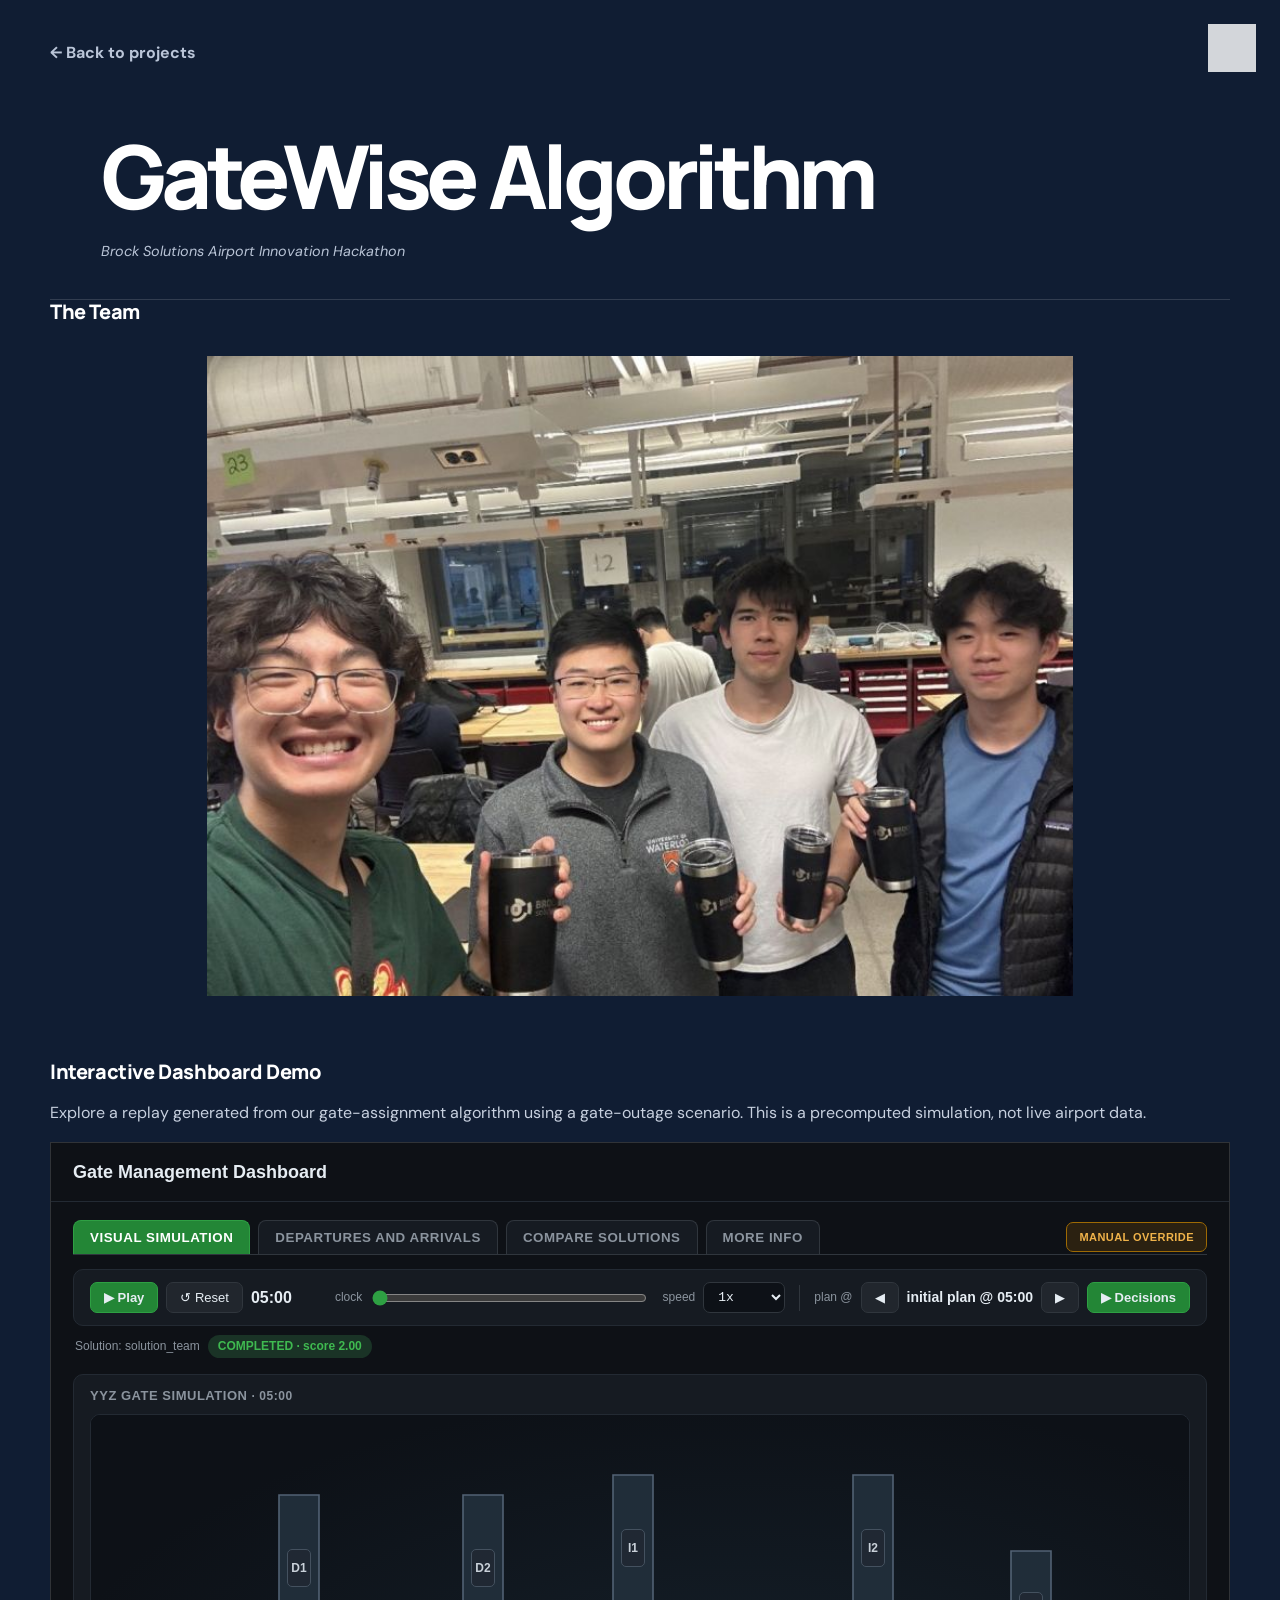
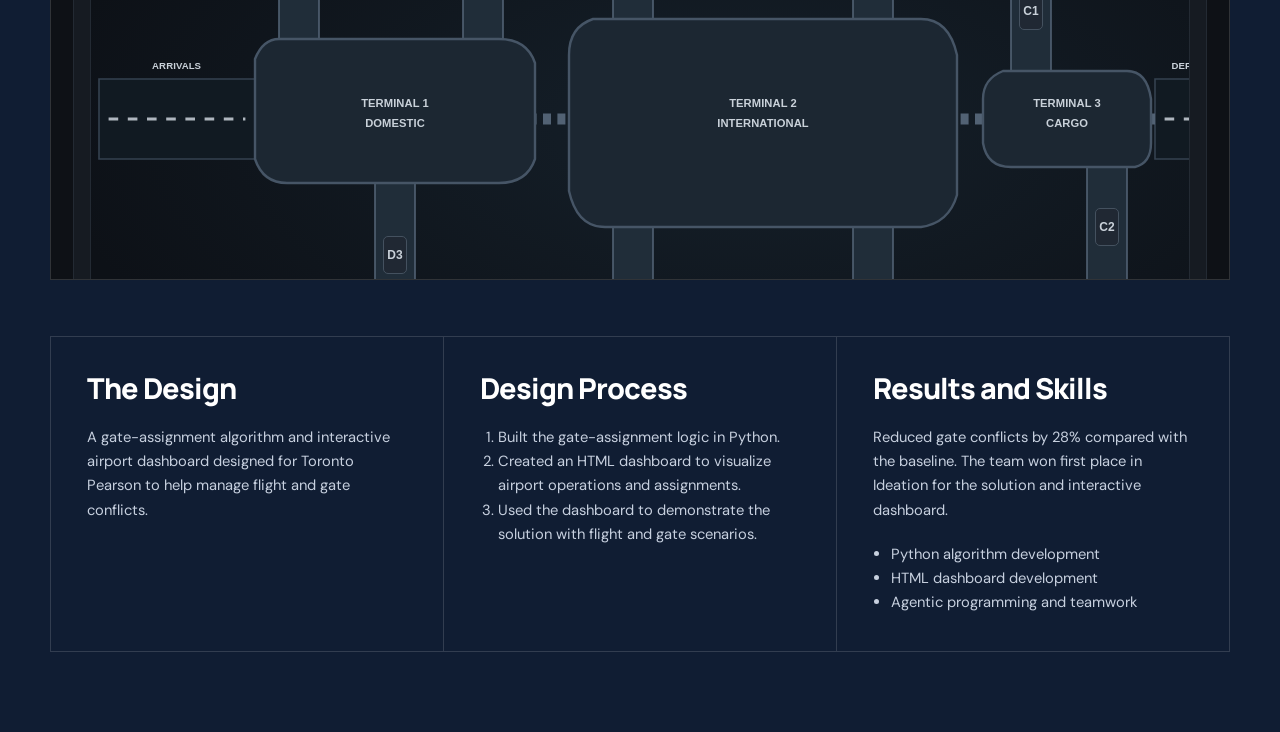
<file: projects/gatewise.html>
<!doctype html>
<html lang="en">
<head>
  <meta charset="utf-8"><meta name="viewport" content="width=device-width, initial-scale=1"><title>GateWise Algorithm | Noah Mok</title>
  <link rel="preconnect" href="https://fonts.googleapis.com"><link rel="preconnect" href="https://fonts.gstatic.com" crossorigin>
  <link href="https://fonts.googleapis.com/css2?family=DM+Sans:wght@400;500;600;700&family=Manrope:wght@600;700;800&display=swap" rel="stylesheet">
  <script>(function(){var t=null;try{t=localStorage.getItem("theme")}catch(e){}document.documentElement.setAttribute("data-theme",t||"light")})();</script>
  <link rel="stylesheet" href="../style.css"><script src="../script.js" defer></script>
</head>
<body>
  <button type="button" id="theme-toggle" class="theme-toggle" aria-label="Switch to dark mode" aria-pressed="false"><span aria-hidden="true">◐</span></button>
  <main class="project-page"><a class="back-link" href="../index.html#projects">← Back to projects</a>
    <article class="project-article">
      <header class="project-header"><h1>GateWise Algorithm</h1><p class="institution">Brock Solutions Airport Innovation Hackathon</p></header>
      <section class="prototype-section" aria-labelledby="gatewise-team-heading">
        <h2 class="project-section-heading" id="gatewise-team-heading">The Team</h2>
        <img class="gatewise-team-photo" src="../assets/gatewise-team.png" alt="Noah and his GateWise hackathon teammates">
      </section>
      <section class="gatewise-demo" aria-labelledby="gatewise-demo-heading">
        <h2 class="project-section-heading" id="gatewise-demo-heading">Interactive Dashboard Demo</h2>
        <p>Explore a replay generated from our gate-assignment algorithm using a gate-outage scenario. This is a precomputed simulation, not live airport data.</p>
        <iframe src="../assets/gatewise-demo.html" title="Interactive GateWise airport gate management dashboard simulation" loading="lazy" sandbox="allow-scripts"></iframe>
      </section>
      <section class="project-details">
        <div class="detail-block"><h2>The Design</h2><p>A gate-assignment algorithm and interactive airport dashboard designed for Toronto Pearson to help manage flight and gate conflicts.</p></div>
        <div class="detail-block"><h2>Design Process</h2><ol><li>Built the gate-assignment logic in Python.</li><li>Created an HTML dashboard to visualize airport operations and assignments.</li><li>Used the dashboard to demonstrate the solution with flight and gate scenarios.</li></ol></div>
        <div class="detail-block"><h2>Results and Skills</h2><p>Reduced gate conflicts by 28% compared with the baseline. The team won first place in Ideation for the solution and interactive dashboard.</p><ul><li>Python algorithm development</li><li>HTML dashboard development</li><li>Agentic programming and teamwork</li></ul></div>
      </section>
    </article>
  </main>
</body>
</html>
</file>
<file: style.css>
:root {
  --bg: #f2f4f7;
  --surface: rgba(255, 255, 255, 0.82);
  --surface-strong: #fff;
  --ink: #15171b;
  --muted: #697080;
  --line: rgba(21, 23, 27, 0.16);
  --purple: #7557b8;
  --purple-soft: #ede8f7;
  --font-body: "DM Sans", system-ui, sans-serif;
  --font-heading: "Manrope", "DM Sans", system-ui, sans-serif;
}

:root[data-theme="dark"] {
  --bg: #111218;
  --surface: rgba(27, 29, 38, 0.88);
  --surface-strong: #1b1d26;
  --ink: #f1f2f5;
  --muted: #afb4c2;
  --line: rgba(241, 242, 245, 0.18);
  --purple: #a58bd9;
  --purple-soft: #302941;
}

* { box-sizing: border-box; }

html { scroll-behavior: smooth; }

body {
  margin: 0;
  min-height: 100vh;
  color: var(--ink);
  font: 400 1rem/1.6 var(--font-body);
  background:
    linear-gradient(rgba(242, 244, 247, 0.82), rgba(242, 244, 247, 0.82)),
    url("assets/sticky_tab_banner.jpg") center top / cover fixed no-repeat;
  transition: color 220ms ease, background 220ms ease;
}

:root[data-theme="dark"] body {
  background:
    linear-gradient(rgba(17, 18, 24, 0.88), rgba(17, 18, 24, 0.88)),
    url("assets/sticky_tab_banner.jpg") center top / cover fixed no-repeat;
}

body:has(.project-page) {
  background: #101d33;
  color: #edf2fa;
}

a { color: inherit; }

:focus-visible {
  outline: 3px solid var(--purple);
  outline-offset: 4px;
}

.theme-toggle {
  position: absolute;
  top: 1.5rem;
  right: 1.5rem;
  z-index: 10;
  display: grid;
  width: 3rem;
  height: 3rem;
  padding: 0;
  place-items: center;
  border: 1px solid var(--line);
  border-radius: 50%;
  background: var(--surface);
  color: var(--ink);
  font-size: 1.35rem;
  cursor: pointer;
  backdrop-filter: blur(10px);
  transition: transform 180ms ease, background 180ms ease;
}

.theme-toggle:hover { transform: rotate(-18deg) scale(1.05); }

main {
  width: min(1120px, calc(100% - 3rem));
  margin: 0 auto;
  padding: 5.5rem 0 6rem;
}

.hero {
  min-height: 43vh;
  display: flex;
  flex-direction: column;
  align-items: center;
  justify-content: center;
  text-align: center;
}

.profile-photo {
  width: clamp(150px, 18vw, 220px);
  height: clamp(150px, 18vw, 220px);
  border: 5px solid var(--surface-strong);
  border-radius: 50%;
  object-fit: cover;
  box-shadow: 0 18px 45px rgba(20, 22, 30, 0.18);
}

.hero h1 {
  margin: 1.5rem 0 1.25rem;
  font: 800 clamp(2rem, 5vw, 4.2rem)/1.12 var(--font-heading);
  letter-spacing: -0.045em;
}

.hero h1 span {
  display: block;
  margin-top: 0.25rem;
  color: var(--muted);
  font-size: 0.46em;
  line-height: 1.35;
  letter-spacing: -0.02em;
}

.social-links {
  display: flex;
  align-items: center;
  justify-content: center;
  gap: 0.75rem;
}

.social-links a {
  display: grid;
  width: 3rem;
  height: 3rem;
  place-items: center;
  border: 1px solid var(--line);
  border-radius: 50%;
  background: var(--surface);
  text-decoration: none;
  transition: transform 180ms ease, background 180ms ease, color 180ms ease;
}

.social-links a:hover {
  transform: translateY(-3px);
  background: var(--purple);
  color: #fff;
}

.social-links svg {
  width: 1.35rem;
  height: 1.35rem;
  fill: currentColor;
}

.social-links .resume-link {
  width: auto;
  grid-auto-flow: column;
  gap: 0.45rem;
  padding: 0 1rem;
  border-radius: 999px;
  font-weight: 700;
}

.projects { padding-top: 4rem; }

.about-card {
  position: relative;
  min-height: 112px;
  display: flex;
  align-items: end;
  justify-content: space-between;
  margin: 4rem 0 0;
  padding: 1.5rem;
  border: 1px solid var(--line);
  background: var(--surface);
  text-decoration: none;
  backdrop-filter: blur(8px);
  transition: background 300ms ease, color 300ms ease, transform 300ms ease;
}

.about-card .project-number {
  position: static;
  align-self: flex-start;
  margin-right: 1.25rem;
  padding-top: 0.15rem;
  color: var(--muted);
}

.about-card > div {
  flex: 1;
  min-width: 0;
  padding-bottom: 0.1rem;
}

.about-card h2 {
  margin: 0;
  font: 800 clamp(1.6rem, 3vw, 2.5rem)/1 var(--font-heading);
  letter-spacing: -0.04em;
}

.about-card em {
  color: var(--muted);
  font-size: 0.82rem;
  transition: color 300ms ease;
}

.about-arrow { font-size: 1.8rem; }

.about-card:hover {
  background: var(--purple);
  color: #fff;
  transform: translateY(-4px);
  box-shadow: 0 18px 36px rgba(117, 87, 184, 0.22);
}

.about-card:hover em { color: rgba(255, 255, 255, 0.82); }

.section-heading {
  display: flex;
  align-items: end;
  justify-content: space-between;
  margin-bottom: 1.25rem;
  border-bottom: 1px solid var(--line);
}

.section-heading p {
  margin: 0 0 0.55rem;
  color: var(--muted);
  font-size: 0.78rem;
  letter-spacing: 0.16em;
  text-transform: uppercase;
}

.section-heading h2 {
  margin: 0;
  font: italic 400 clamp(2rem, 4vw, 3.3rem)/1 var(--font-heading);
  letter-spacing: -0.04em;
}

.project-grid {
  display: grid;
  grid-template-columns: repeat(3, minmax(0, 1fr));
  border-top: 1px solid var(--line);
  border-left: 1px solid var(--line);
}

.project-card {
  position: relative;
  min-height: 320px;
  display: flex;
  flex-direction: column;
  justify-content: flex-end;
  padding: 0;
  border-right: 1px solid var(--line);
  border-bottom: 1px solid var(--line);
  background: var(--surface);
  text-decoration: none;
  transition: background 300ms ease, color 300ms ease, transform 300ms ease;
  backdrop-filter: blur(8px);
}

.project-card h3,
.project-card em,
.project-card .project-number {
  position: relative;
  z-index: 2;
}

.project-card h3,
.project-card em {
  width: 100%;
  margin: 0;
  padding: 0;
  background: transparent;
  backdrop-filter: none;
  text-shadow: none;
}

:root[data-theme="dark"] .project-card h3,
:root[data-theme="dark"] .project-card em {
  background: transparent;
}

.project-preview {
  position: relative;
  flex: 0 0 210px;
  width: 100%;
  height: 210px;
  margin: 0;
  padding: 1.25rem 1.25rem 0.75rem;
  object-fit: contain;
  background: transparent;
  transition: filter 300ms ease, transform 300ms ease;
}

.project-card h3 {
  min-height: 1.25em;
  max-height: none;
  padding: 0 1rem;
  display: flex;
  align-items: flex-start;
  overflow: visible;
  line-height: 1.12;
  white-space: nowrap;
  font-size: clamp(0.82rem, 1.35vw, 1.25rem);
}

.project-card em {
  white-space: nowrap;
  overflow: hidden;
  text-overflow: ellipsis;
}

.project-card em {
  min-height: 3rem;
  padding: 0.35rem 1.25rem 1.25rem;
}

.project-card:hover .project-preview {
  filter: grayscale(100%) opacity(0.18);
  transform: scale(1.025);
}

.project-card:hover {
  z-index: 1;
  background: var(--purple);
  color: #fff;
  transform: translateY(-4px);
  box-shadow: 0 18px 36px rgba(117, 87, 184, 0.22);
}

.project-card h3 {
  max-width: 12rem;
  margin: 0 0 0.35rem;
  font: 800 clamp(1.25rem, 2vw, 1.65rem)/1.12 var(--font-heading);
  letter-spacing: -0.035em;
}

.project-card em {
  color: var(--muted);
  font-size: 0.82rem;
  transition: color 300ms ease;
}

.project-card:hover em { color: rgba(255, 255, 255, 0.82); }

.project-number {
  position: absolute;
  top: 1.25rem;
  left: 1.25rem;
  color: var(--muted);
  font-size: 0.72rem;
  letter-spacing: 0.12em;
  transition: color 300ms ease;
}

.project-card:hover .project-number { color: rgba(255, 255, 255, 0.75); }

/* Project subpages */
.project-page {
  width: min(1180px, calc(100% - 2rem));
  margin: 0 auto;
  padding: 2.5rem 0 5rem;
}

.back-link {
  display: inline-block;
  margin-bottom: 2rem;
  color: #bac5d8;
  text-decoration: none;
  font-weight: 700;
}

.back-link:hover { color: #fff; }

.project-article {
  border: 0;
  background: transparent;
}

.project-header {
  min-height: 190px;
  display: flex;
  flex-direction: column;
  justify-content: end;
  padding: 2.25rem clamp(1.25rem, 4vw, 3.5rem);
  border-bottom: 1px solid rgba(255, 255, 255, 0.14);
}

.project-header h1 {
  margin: 0 0 0.75rem;
  color: #fff;
  font: 800 clamp(2.5rem, 7vw, 5.5rem)/0.95 var(--font-heading);
  letter-spacing: -0.06em;
}

.project-header .institution {
  margin: 0.7rem 0 0;
  color: #b9c4d6;
  font-size: 0.9rem;
  font-style: italic;
}

.project-cad {
  margin: 3.5rem 0;
  border: 0;
  background: transparent;
  overflow: hidden;
}

.project-cad-heading {
  display: flex;
  align-items: center;
  justify-content: space-between;
  padding: 0.75rem 1rem;
  border-bottom: 0;
  color: #17243a;
  font-size: 0.78rem;
  letter-spacing: 0.11em;
  text-transform: uppercase;
}

.cad-title {
  display: inline-flex;
  align-items: center;
  gap: 0.55rem;
}

.cad-download {
  display: inline-grid;
  width: 2rem;
  height: 2rem;
  place-items: center;
  border: 1px solid currentColor;
  border-radius: 50%;
  color: inherit;
  text-decoration: none;
  transition: background 180ms ease, color 180ms ease, transform 180ms ease;
}

.cad-download svg {
  width: 1.15rem;
  height: 1.15rem;
  fill: currentColor;
}

.cad-download:hover {
  background: #3978d4;
  border-color: #3978d4;
  color: #fff;
  transform: translateY(-2px);
}

.about-media {
  display: grid;
  grid-template-columns: repeat(3, minmax(0, 1fr));
  align-items: stretch;
  gap: clamp(0.75rem, 1.5vw, 1.5rem);
  margin-top: 2.5rem;
}

.about-media video,
.about-media img {
  display: block;
  width: 100%;
  height: auto;
  aspect-ratio: 4 / 3;
  border: 0;
  border-radius: 0;
  background: transparent;
  object-fit: contain;
}

.project-details:has(.about-bio) {
  border: 0;
  background: transparent;
}

.about-bio {
  border: 0;
  background: transparent;
  padding: clamp(1.25rem, 3vw, 2.25rem) 0;
}

.cad-viewport {
  width: 100%;
  height: clamp(420px, 58vw, 680px);
  overflow: hidden;
  cursor: grab;
  touch-action: none;
  background:
    linear-gradient(rgba(24, 43, 72, 0.08) 1px, transparent 1px),
    linear-gradient(90deg, rgba(24, 43, 72, 0.08) 1px, transparent 1px),
    #edf1f5;
  background-size: 32px 32px;
}

.cad-viewport:active { cursor: grabbing; }

.cad-viewport img {
  width: 100%;
  height: 100%;
  object-fit: contain;
  transform-origin: center;
  user-select: none;
  pointer-events: none;
  transition: transform 80ms linear;
}

.prototype-section { margin: 0 0 4rem; }

.project-section-heading {
  display: flex;
  align-items: baseline;
  gap: 1rem;
  margin: 0 0 1rem;
  color: #fff;
  font: 800 1.25rem/1.2 var(--font-heading);
  letter-spacing: -0.02em;
}

.project-section-heading span {
  color: #93a3bc;
  font-size: 0.75rem;
  letter-spacing: 0.12em;
}

.prototype-grid {
  display: grid;
  grid-template-columns: repeat(3, minmax(0, 1fr));
  gap: 0.75rem;
}

.prototype-grid img {
  width: 100%;
  height: clamp(220px, 28vw, 380px);
  object-fit: contain;
  background: transparent;
  border: 0;
}

.project-details {
  display: grid;
  grid-template-columns: repeat(3, minmax(0, 1fr));
  gap: 0;
  border-top: 1px solid rgba(255, 255, 255, 0.14);
  border-left: 1px solid rgba(255, 255, 255, 0.14);
  color: #edf2fa;
}

.detail-block {
  min-height: 260px;
  padding: clamp(1.25rem, 3vw, 2.25rem);
  border-right: 1px solid rgba(255, 255, 255, 0.14);
  border-bottom: 1px solid rgba(255, 255, 255, 0.14);
}

.detail-block h2 {
  margin: 0;
  color: #fff;
  font: 800 clamp(1.25rem, 2.3vw, 1.8rem)/1.1 var(--font-heading);
  letter-spacing: -0.035em;
}

.detail-block p,
.detail-block li {
  color: #c7d0df;
  font-size: 0.92rem;
  line-height: 1.65;
}

.detail-block p { margin: 1.25rem 0 0; }
.detail-block ul, .detail-block ol { margin: 1.25rem 0 0; padding-left: 1.1rem; }

.project-details:has(.about-bio) {
  grid-template-columns: 1fr;
}

.about-bio {
  min-height: 0;
  grid-column: 1 / -1;
}

.project-actions { display: flex; flex-wrap: wrap; gap: 0.75rem; margin-top: 1.5rem; }

.cad-actions {
  margin: 0;
  padding: 0.8rem 1rem;
  background: transparent;
}

.project-cad model-viewer {
  display: block;
  width: 100%;
  height: clamp(420px, 58vw, 680px);
  background: #edf1f5;
  --poster-color: transparent;
}

:root[data-theme="dark"] .project-cad model-viewer {
  background: #101d33;
}

:root[data-theme="dark"] .project-cad-heading {
  border-bottom: 1px solid rgba(255, 255, 255, 0.12);
  color: #bac5d8;
  background: #101d33;
}

:root[data-theme="light"] .project-cad-heading {
  border-bottom: 1px solid rgba(16, 29, 51, 0.12);
  color: #17243a;
  background: #edf1f5;
}

.prototype-grid img {
  background: transparent;
  border: 0;
  mix-blend-mode: normal;
}

.prototype-grid figure {
  min-width: 0;
  margin: 0;
}

.prototype-grid figcaption {
  margin-top: 0.6rem;
  color: #b9c4d6;
  font-size: 0.82rem;
  text-align: center;
}

.gatewise-team-photo {
  display: block;
  width: 100%;
  max-height: 640px;
  margin: 2rem auto 0;
  object-fit: contain;
}

.gatewise-demo {
  margin: 1.5rem 0 3.5rem;
}

.gatewise-demo p {
  margin: 0 0 1rem;
  color: #c7d0df;
}

.gatewise-demo iframe {
  display: block;
  width: 100%;
  height: min(82vh, 900px);
  min-height: 680px;
  border: 1px solid rgba(255, 255, 255, 0.14);
  background: #0e1116;
}

.mount-select,
.cad-actions a {
  appearance: none;
  border: 1px solid #17243a;
  border-radius: 999px;
  background: #edf1f5;
  color: #17243a;
  font: 700 0.88rem var(--font-body);
  padding: 0.7rem 1rem;
  cursor: pointer;
  text-decoration: none;
}

:root[data-theme="dark"] .mount-select,
:root[data-theme="dark"] .cad-actions a {
  border-color: #cbd4e2;
  background: #edf1f5;
  color: #17243a;
}

.mount-select {
  border: 2px solid #3978d4;
  background: #3978d4;
  color: #fff;
  box-shadow: 0 4px 12px rgba(57, 120, 212, 0.28);
}

.mount-select:hover {
  transform: translateY(-2px);
  filter: brightness(1.08);
}

.mount-select.active {
  border: 2px solid #fff;
  background: #7557b8;
  color: #fff;
  box-shadow: 0 0 0 3px #7557b8, 0 4px 14px rgba(117, 87, 184, 0.45);
  transform: translateY(-2px);
  font-weight: 800;
}

.view-counter {
  width: 100%;
  margin: 0;
  padding: 1.5rem;
  border-top: 1px solid var(--line);
  color: var(--muted);
  text-align: center;
  font-size: 0.82rem;
  letter-spacing: 0.08em;
  text-transform: uppercase;
}

.viewer-loading {
  border: 0;
  background: rgba(237, 241, 245, 0.9);
  color: #17243a;
  padding: 0.5rem 0.8rem;
  border-radius: 999px;
}

.project-actions a {
  display: inline-block;
  padding: 0.7rem 1rem;
  border: 1px solid var(--line);
  border-radius: 999px;
  background: var(--purple);
  color: #fff;
  text-decoration: none;
  font-weight: 700;
}

@media (max-width: 760px) {
  main { width: min(100% - 2rem, 1120px); padding-top: 4.5rem; }
  .theme-toggle { top: 1rem; right: 1rem; }
  .hero { min-height: 48vh; }
  .project-grid { grid-template-columns: repeat(2, minmax(0, 1fr)); }
  .project-card { min-height: 220px; }
  .section-heading h2 { font-size: 2rem; }
  .project-page { width: min(100% - 1.5rem, 1180px); }
  .project-details { grid-template-columns: 1fr; }
  .prototype-grid { grid-template-columns: repeat(2, minmax(0, 1fr)); }
  .detail-block { min-height: 0; }
  .project-cad { margin: 2.25rem 0; }
  .cad-viewport { height: 420px; }
  .about-media { grid-template-columns: 1fr 1fr; }
  .about-media video { grid-column: 1 / -1; }
  .gatewise-demo iframe { height: 82vh; min-height: 640px; }
}

@media (max-width: 500px) {
  .project-grid { grid-template-columns: 1fr; }
  .project-card { min-height: 180px; }
  .social-links { gap: 0.5rem; }
  .hero h1 { font-size: 2.25rem; }
  .section-heading { align-items: start; flex-direction: column; }
  .section-heading p { margin-bottom: 0.25rem; }
  .prototype-grid { grid-template-columns: 1fr; }
  .prototype-grid img { height: 260px; }
  .project-cad-heading span:last-child { display: none; }
  .cad-viewport { height: 330px; }
  .about-media { grid-template-columns: 1fr; }
  .about-media video { grid-column: auto; }
  .gatewise-demo iframe { height: 80vh; min-height: 580px; }
}

@media (prefers-reduced-motion: reduce) {
  html { scroll-behavior: auto; }
  .project-card, .social-links a, .theme-toggle { transition: none; }
}
</file>
